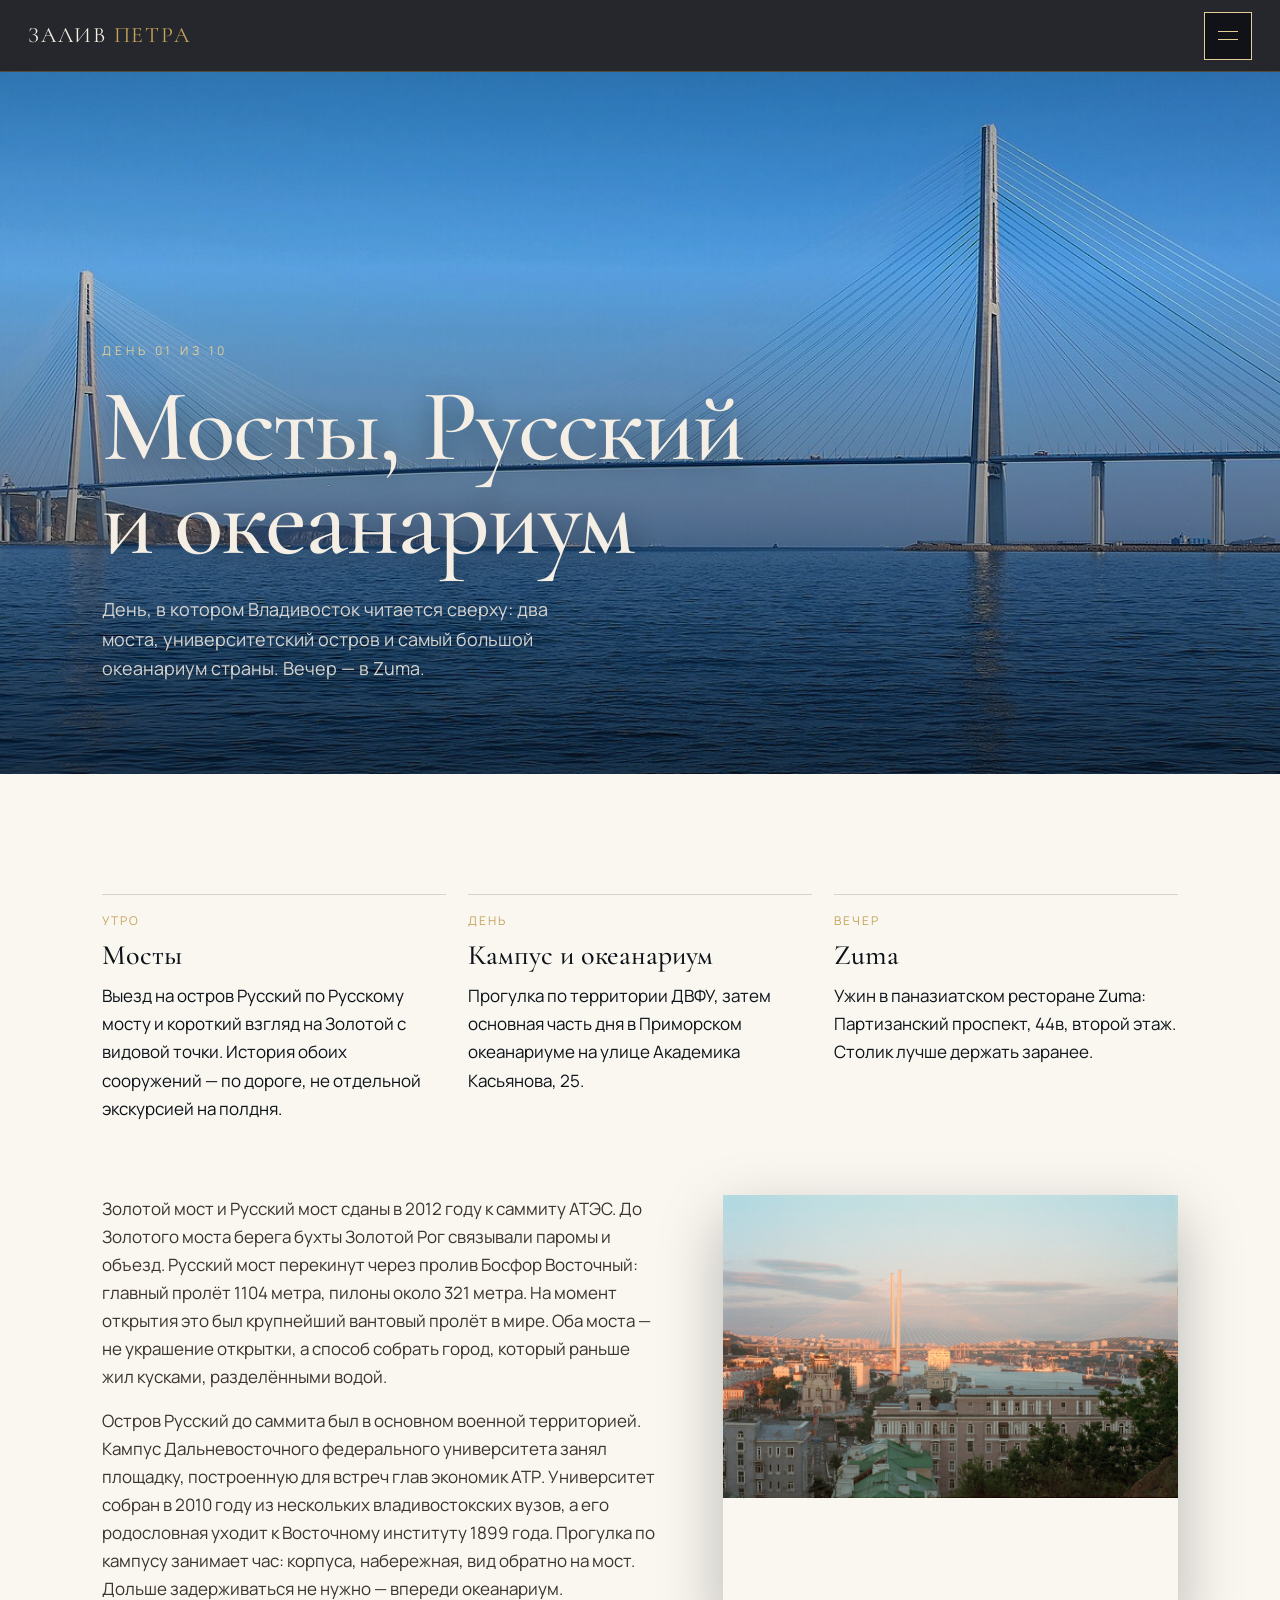
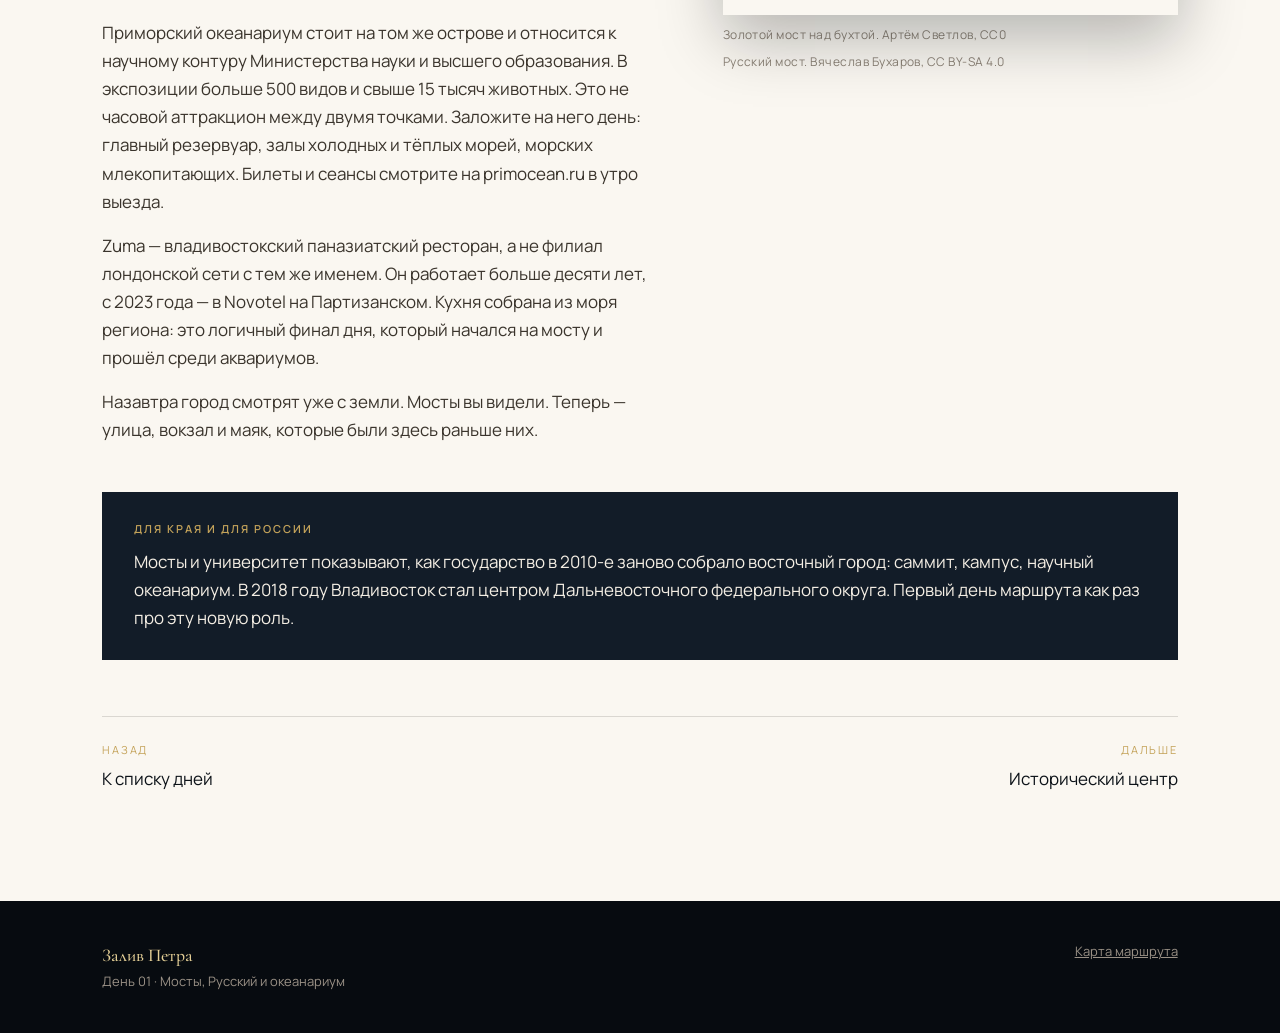
<file: day-01.html>
<!DOCTYPE html>
<html lang="ru">
<head>
  <meta charset="UTF-8" />
  <meta name="viewport" content="width=device-width, initial-scale=1" />
  <title>День 01. Мосты, Русский и океанариум — Залив Петра</title>
  <link rel="preconnect" href="https://fonts.googleapis.com" />
  <link rel="preconnect" href="https://fonts.gstatic.com" crossorigin />
  <link href="https://fonts.googleapis.com/css2?family=Cormorant+Garamond:ital,wght@0,500;0,600&family=Manrope:wght@400;500;600&display=swap" rel="stylesheet" />
  <link rel="stylesheet" href="css/style.css?v=8" />
</head>
<body>
  <header class="nav">
    <a class="brand" href="index.html">Залив <span>Петра</span></a>
    <button class="burger" id="burger" type="button" aria-label="Открыть меню" aria-expanded="false" aria-controls="overlay"><span></span><span></span></button>
  </header>
  <div class="overlay" id="overlay"><nav>

      <a href="index.html#map"><small>Карта</small>Весь маршрут</a>
      <a href="index.html#city"><small>Город</small>Владивосток и край</a>
      <a href="day-01.html"><small>День 01</small>Мосты и океанариум</a>
      <a href="day-02.html"><small>День 02</small>Исторический центр</a>
      <a href="day-03.html"><small>День 03</small>Остров Попова</a>
      <a href="day-04.html"><small>День 04</small>Форты Русского</a>
      <a href="day-05.html"><small>День 05</small>Рикорда и Мариинский</a>
      <a href="day-06.html"><small>День 06</small>Хасанский район</a>
      <a href="day-07.html"><small>День 07</small>Земля леопарда</a>
      <a href="day-08.html"><small>День 08</small>Сафари-парк</a>
      <a href="day-09.html"><small>День 09</small>Триозёрье</a>
      <a href="day-10.html"><small>День 10</small>Tigre de Cristal</a>
      <a href="index.html#sources"><small>Материалы</small>Источники</a>

  </nav></div>
  <section class="hero day-hero" style="background-image:url('img/bridge-wide.jpg')">
    <div class="hero-inner">
      <p class="kicker">День 01 из 10</p>
      <h1>Мосты, Русский и океанариум</h1>
      <p class="lead">День, в котором Владивосток читается сверху: два моста, университетский остров и самый большой океанариум страны. Вечер — в Zuma.</p>
    </div>
  </section>
  <main>
    <section class="section">
      <div class="wrap">
        <div class="rhythm"><article><time>Утро</time><h3>Мосты</h3><p>Выезд на остров Русский по Русскому мосту и короткий взгляд на Золотой с видовой точки. История обоих сооружений — по дороге, не отдельной экскурсией на полдня.</p></article>
<article><time>День</time><h3>Кампус и океанариум</h3><p>Прогулка по территории ДВФУ, затем основная часть дня в Приморском океанариуме на улице Академика Касьянова, 25.</p></article>
<article><time>Вечер</time><h3>Zuma</h3><p>Ужин в паназиатском ресторане Zuma: Партизанский проспект, 44в, второй этаж. Столик лучше держать заранее.</p></article></div>
        <div class="columns" style="margin-top:72px">
          <div class="prose"><p>Золотой мост и Русский мост сданы в 2012 году к саммиту АТЭС. До Золотого моста берега бухты Золотой Рог связывали паромы и объезд. Русский мост перекинут через пролив Босфор Восточный: главный пролёт 1104 метра, пилоны около 321 метра. На момент открытия это был крупнейший вантовый пролёт в мире. Оба моста — не украшение открытки, а способ собрать город, который раньше жил кусками, разделёнными водой.</p>
<p>Остров Русский до саммита был в основном военной территорией. Кампус Дальневосточного федерального университета занял площадку, построенную для встреч глав экономик АТР. Университет собран в 2010 году из нескольких владивостокских вузов, а его родословная уходит к Восточному институту 1899 года. Прогулка по кампусу занимает час: корпуса, набережная, вид обратно на мост. Дольше задерживаться не нужно — впереди океанариум.</p>
<p>Приморский океанариум стоит на том же острове и относится к научному контуру Министерства науки и высшего образования. В экспозиции больше 500 видов и свыше 15 тысяч животных. Это не часовой аттракцион между двумя точками. Заложите на него день: главный резервуар, залы холодных и тёплых морей, морских млекопитающих. Билеты и сеансы смотрите на primocean.ru в утро выезда.</p>
<p>Zuma — владивостокский паназиатский ресторан, а не филиал лондонской сети с тем же именем. Он работает больше десяти лет, с 2023 года — в Novotel на Партизанском. Кухня собрана из моря региона: это логичный финал дня, который начался на мосту и прошёл среди аквариумов.</p>
            <p>Назавтра город смотрят уже с земли. Мосты вы видели. Теперь — улица, вокзал и маяк, которые были здесь раньше них.</p>
          </div>
          <figure>
            <div class="photo-frame" style="min-height:420px"><img src="img/golden-bridge.jpg" alt="Золотой мост и собор" /></div>
            <figcaption class="caption">Золотой мост над бухтой. Артём Светлов, CC0</figcaption>
            <figcaption class="caption" style="margin-top:8px">Русский мост. Вячеслав Бухаров, CC BY-SA 4.0</figcaption>
          </figure>
        </div>
        <div class="why-block"><b>Для края и для России</b>Мосты и университет показывают, как государство в 2010-е заново собрало восточный город: саммит, кампус, научный океанариум. В 2018 году Владивосток стал центром Дальневосточного федерального округа. Первый день маршрута как раз про эту новую роль.</div>
        <nav class="pager"><a href="index.html#days"><small>Назад</small>К списку дней</a><a class="next" href="day-02.html"><small>Дальше</small>Исторический центр</a></nav>
      </div>
    </section>
  </main>
  <footer class="footer">
    <div><b>Залив Петра</b><br />День 01 · Мосты, Русский и океанариум</div>
    <div><a href="index.html#map">Карта маршрута</a></div>
  </footer>
  <script src="js/app.js?v=8"></script>
</body>
</html>
</file>
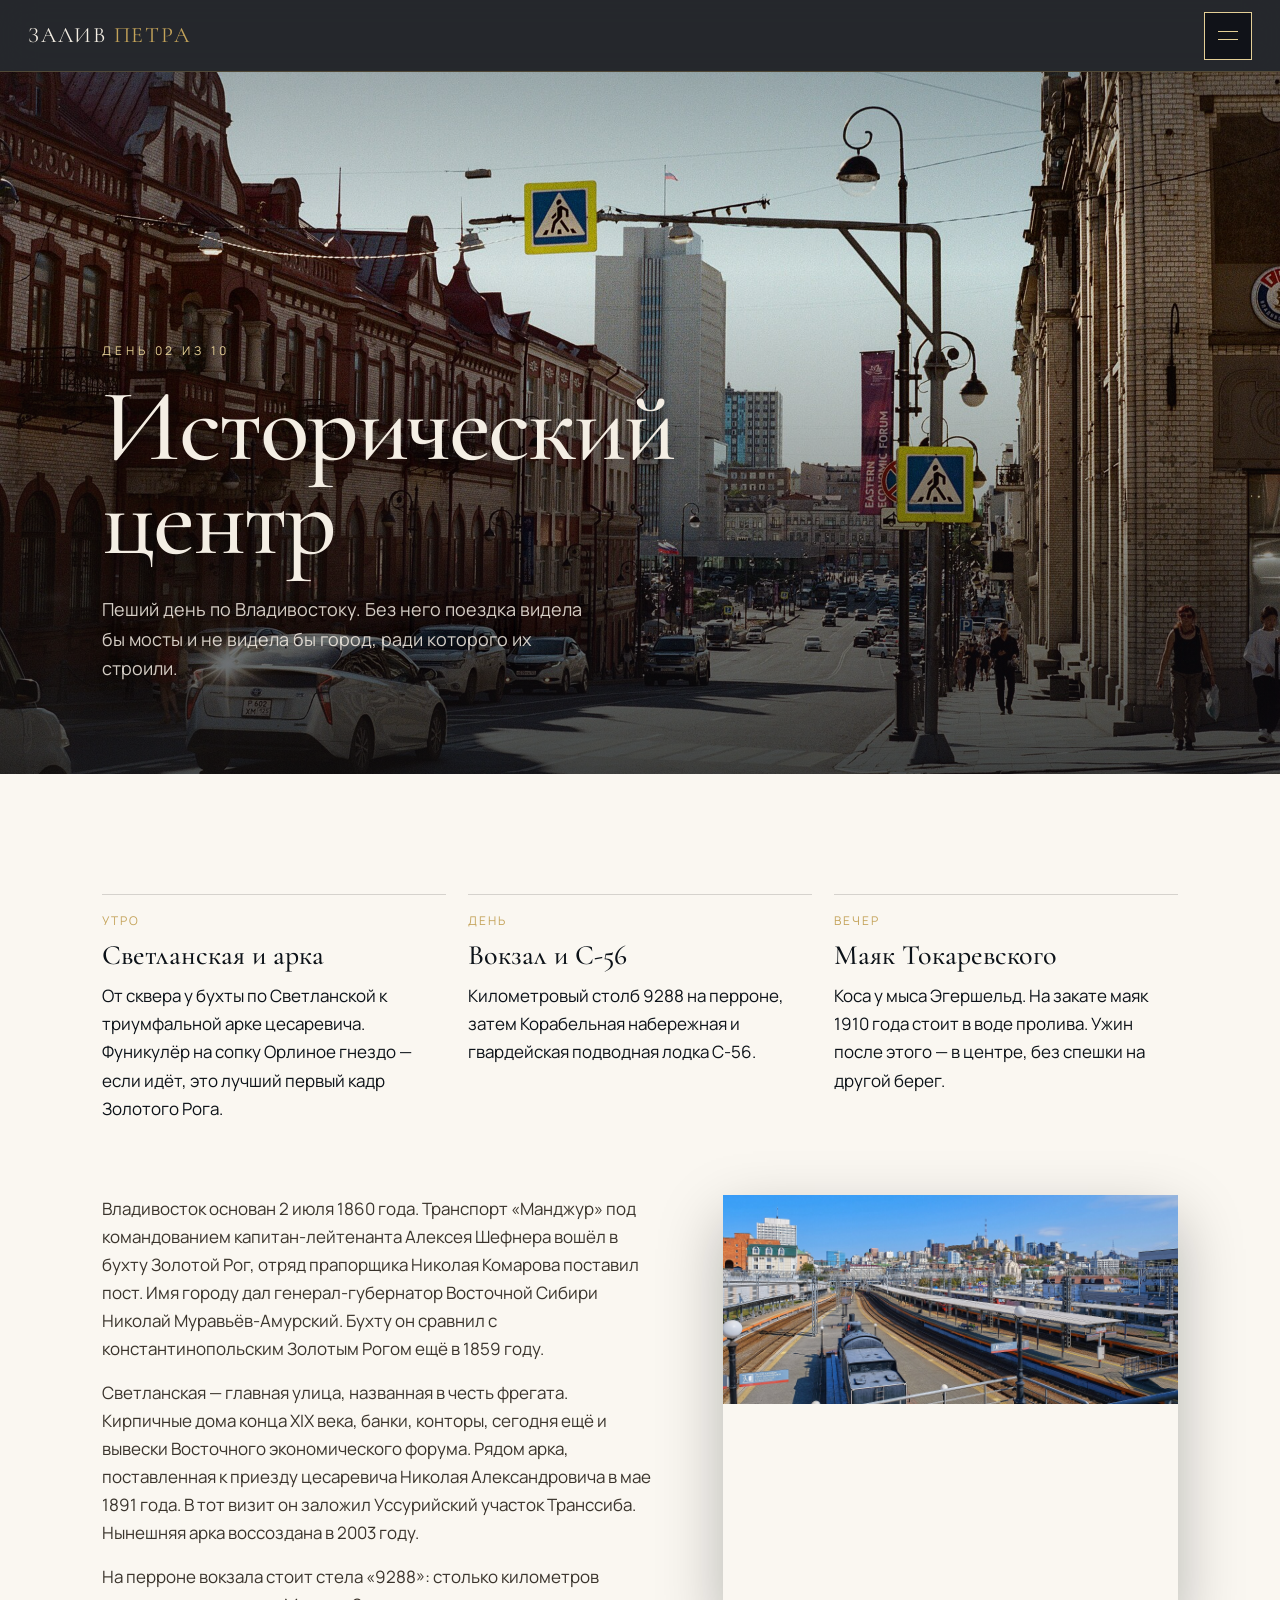
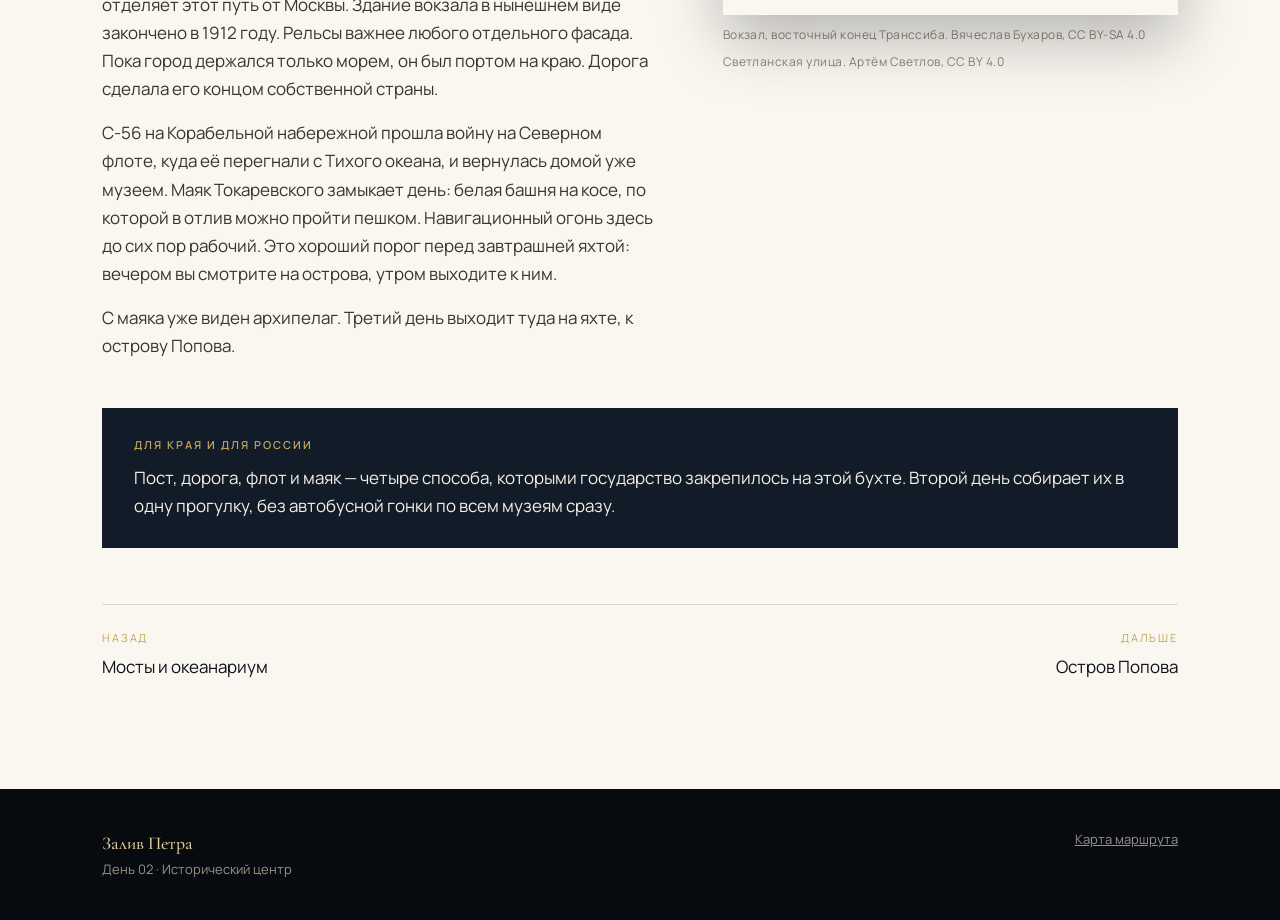
<file: day-02.html>
<!DOCTYPE html>
<html lang="ru">
<head>
  <meta charset="UTF-8" />
  <meta name="viewport" content="width=device-width, initial-scale=1" />
  <title>День 02. Исторический центр — Залив Петра</title>
  <link rel="preconnect" href="https://fonts.googleapis.com" />
  <link rel="preconnect" href="https://fonts.gstatic.com" crossorigin />
  <link href="https://fonts.googleapis.com/css2?family=Cormorant+Garamond:ital,wght@0,500;0,600&family=Manrope:wght@400;500;600&display=swap" rel="stylesheet" />
  <link rel="stylesheet" href="css/style.css?v=8" />
</head>
<body>
  <header class="nav">
    <a class="brand" href="index.html">Залив <span>Петра</span></a>
    <button class="burger" id="burger" type="button" aria-label="Открыть меню" aria-expanded="false" aria-controls="overlay"><span></span><span></span></button>
  </header>
  <div class="overlay" id="overlay"><nav>

      <a href="index.html#map"><small>Карта</small>Весь маршрут</a>
      <a href="index.html#city"><small>Город</small>Владивосток и край</a>
      <a href="day-01.html"><small>День 01</small>Мосты и океанариум</a>
      <a href="day-02.html"><small>День 02</small>Исторический центр</a>
      <a href="day-03.html"><small>День 03</small>Остров Попова</a>
      <a href="day-04.html"><small>День 04</small>Форты Русского</a>
      <a href="day-05.html"><small>День 05</small>Рикорда и Мариинский</a>
      <a href="day-06.html"><small>День 06</small>Хасанский район</a>
      <a href="day-07.html"><small>День 07</small>Земля леопарда</a>
      <a href="day-08.html"><small>День 08</small>Сафари-парк</a>
      <a href="day-09.html"><small>День 09</small>Триозёрье</a>
      <a href="day-10.html"><small>День 10</small>Tigre de Cristal</a>
      <a href="index.html#sources"><small>Материалы</small>Источники</a>

  </nav></div>
  <section class="hero day-hero" style="background-image:url('img/svetlanskaya.jpg')">
    <div class="hero-inner">
      <p class="kicker">День 02 из 10</p>
      <h1>Исторический центр</h1>
      <p class="lead">Пеший день по Владивостоку. Без него поездка видела бы мосты и не видела бы город, ради которого их строили.</p>
    </div>
  </section>
  <main>
    <section class="section">
      <div class="wrap">
        <div class="rhythm"><article><time>Утро</time><h3>Светланская и арка</h3><p>От сквера у бухты по Светланской к триумфальной арке цесаревича. Фуникулёр на сопку Орлиное гнездо — если идёт, это лучший первый кадр Золотого Рога.</p></article>
<article><time>День</time><h3>Вокзал и С-56</h3><p>Километровый столб 9288 на перроне, затем Корабельная набережная и гвардейская подводная лодка С-56.</p></article>
<article><time>Вечер</time><h3>Маяк Токаревского</h3><p>Коса у мыса Эгершельд. На закате маяк 1910 года стоит в воде пролива. Ужин после этого — в центре, без спешки на другой берег.</p></article></div>
        <div class="columns" style="margin-top:72px">
          <div class="prose"><p>Владивосток основан 2 июля 1860 года. Транспорт «Манджур» под командованием капитан-лейтенанта Алексея Шефнера вошёл в бухту Золотой Рог, отряд прапорщика Николая Комарова поставил пост. Имя городу дал генерал-губернатор Восточной Сибири Николай Муравьёв-Амурский. Бухту он сравнил с константинопольским Золотым Рогом ещё в 1859 году.</p>
<p>Светланская — главная улица, названная в честь фрегата. Кирпичные дома конца XIX века, банки, конторы, сегодня ещё и вывески Восточного экономического форума. Рядом арка, поставленная к приезду цесаревича Николая Александровича в мае 1891 года. В тот визит он заложил Уссурийский участок Транссиба. Нынешняя арка воссоздана в 2003 году.</p>
<p>На перроне вокзала стоит стела «9288»: столько километров отделяет этот путь от Москвы. Здание вокзала в нынешнем виде закончено в 1912 году. Рельсы важнее любого отдельного фасада. Пока город держался только морем, он был портом на краю. Дорога сделала его концом собственной страны.</p>
<p>С-56 на Корабельной набережной прошла войну на Северном флоте, куда её перегнали с Тихого океана, и вернулась домой уже музеем. Маяк Токаревского замыкает день: белая башня на косе, по которой в отлив можно пройти пешком. Навигационный огонь здесь до сих пор рабочий. Это хороший порог перед завтрашней яхтой: вечером вы смотрите на острова, утром выходите к ним.</p>
            <p>С маяка уже виден архипелаг. Третий день выходит туда на яхте, к острову Попова.</p>
          </div>
          <figure>
            <div class="photo-frame" style="min-height:420px"><img src="img/station.jpg" alt="Перрон владивостокского вокзала" /></div>
            <figcaption class="caption">Вокзал, восточный конец Транссиба. Вячеслав Бухаров, CC BY-SA 4.0</figcaption>
            <figcaption class="caption" style="margin-top:8px">Светланская улица. Артём Светлов, CC BY 4.0</figcaption>
          </figure>
        </div>
        <div class="why-block"><b>Для края и для России</b>Пост, дорога, флот и маяк — четыре способа, которыми государство закрепилось на этой бухте. Второй день собирает их в одну прогулку, без автобусной гонки по всем музеям сразу.</div>
        <nav class="pager"><a href="day-01.html"><small>Назад</small>Мосты и океанариум</a><a class="next" href="day-03.html"><small>Дальше</small>Остров Попова</a></nav>
      </div>
    </section>
  </main>
  <footer class="footer">
    <div><b>Залив Петра</b><br />День 02 · Исторический центр</div>
    <div><a href="index.html#map">Карта маршрута</a></div>
  </footer>
  <script src="js/app.js?v=8"></script>
</body>
</html>
</file>
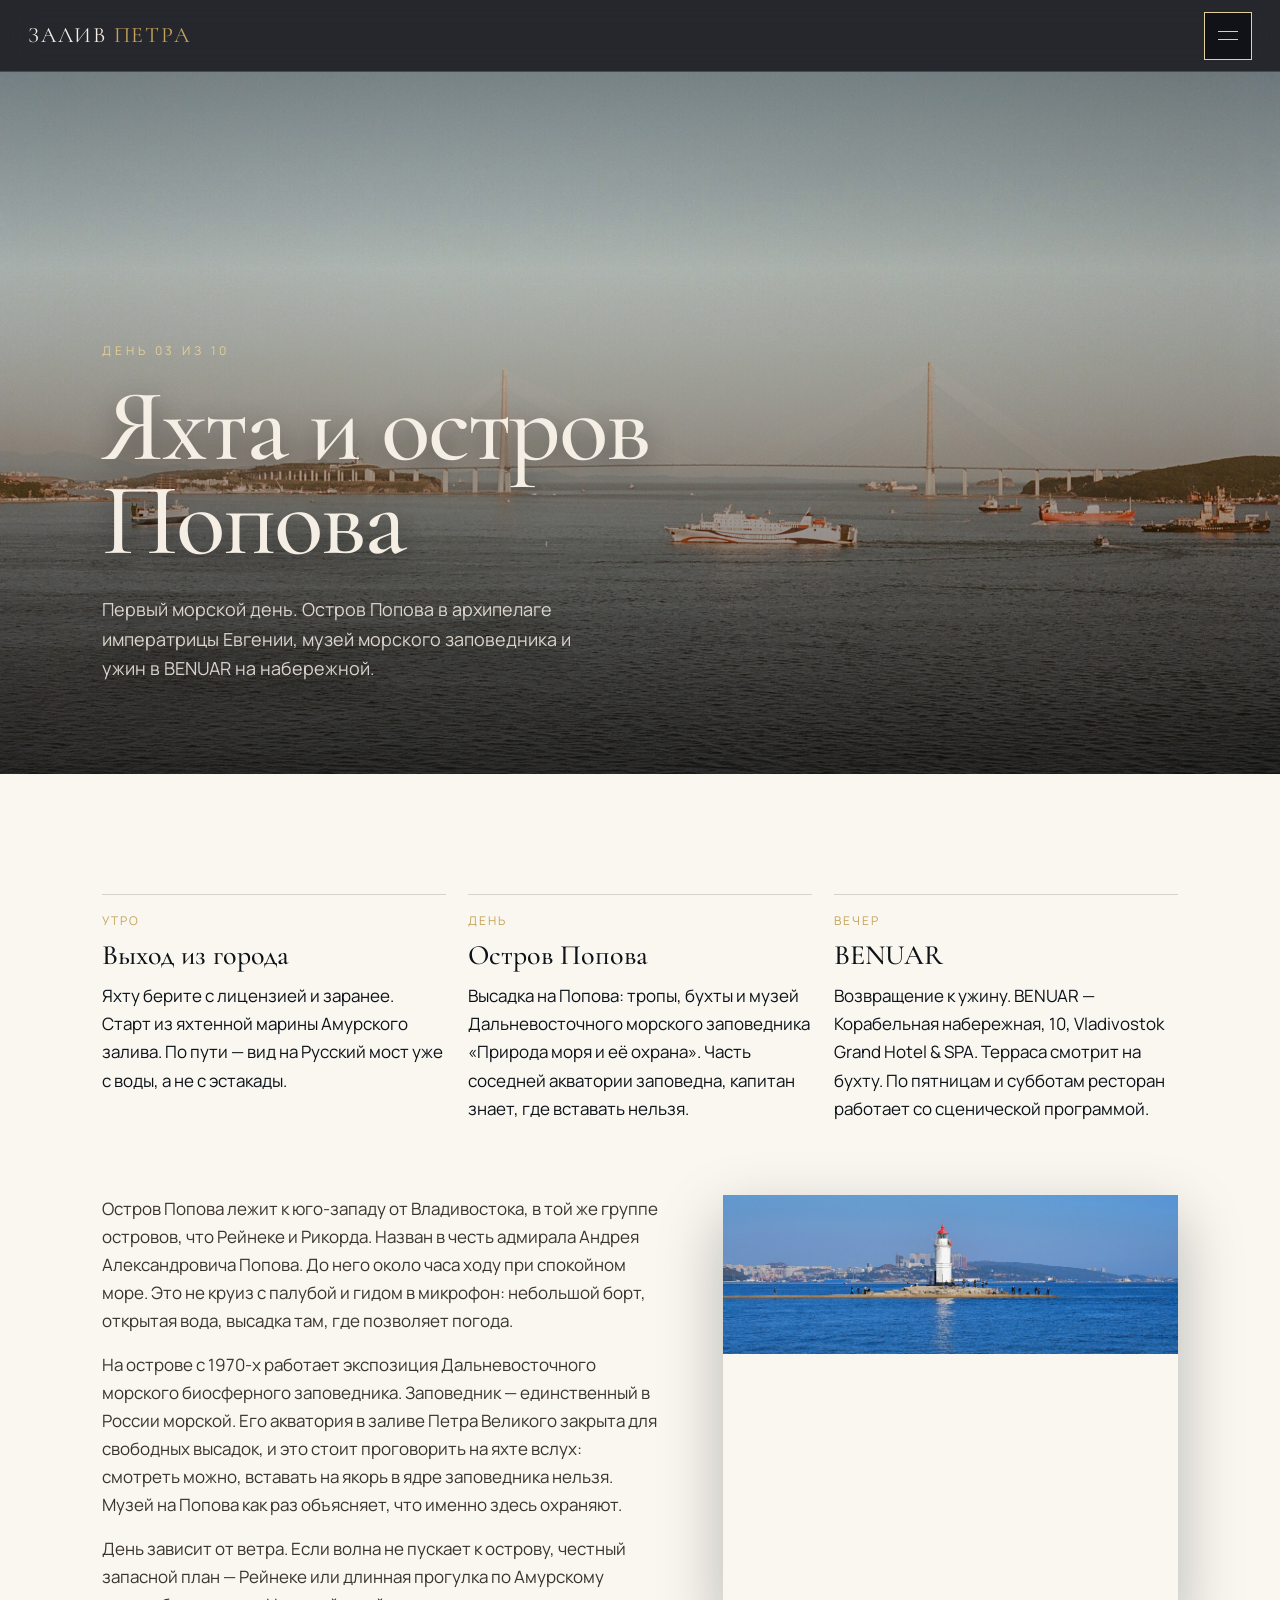
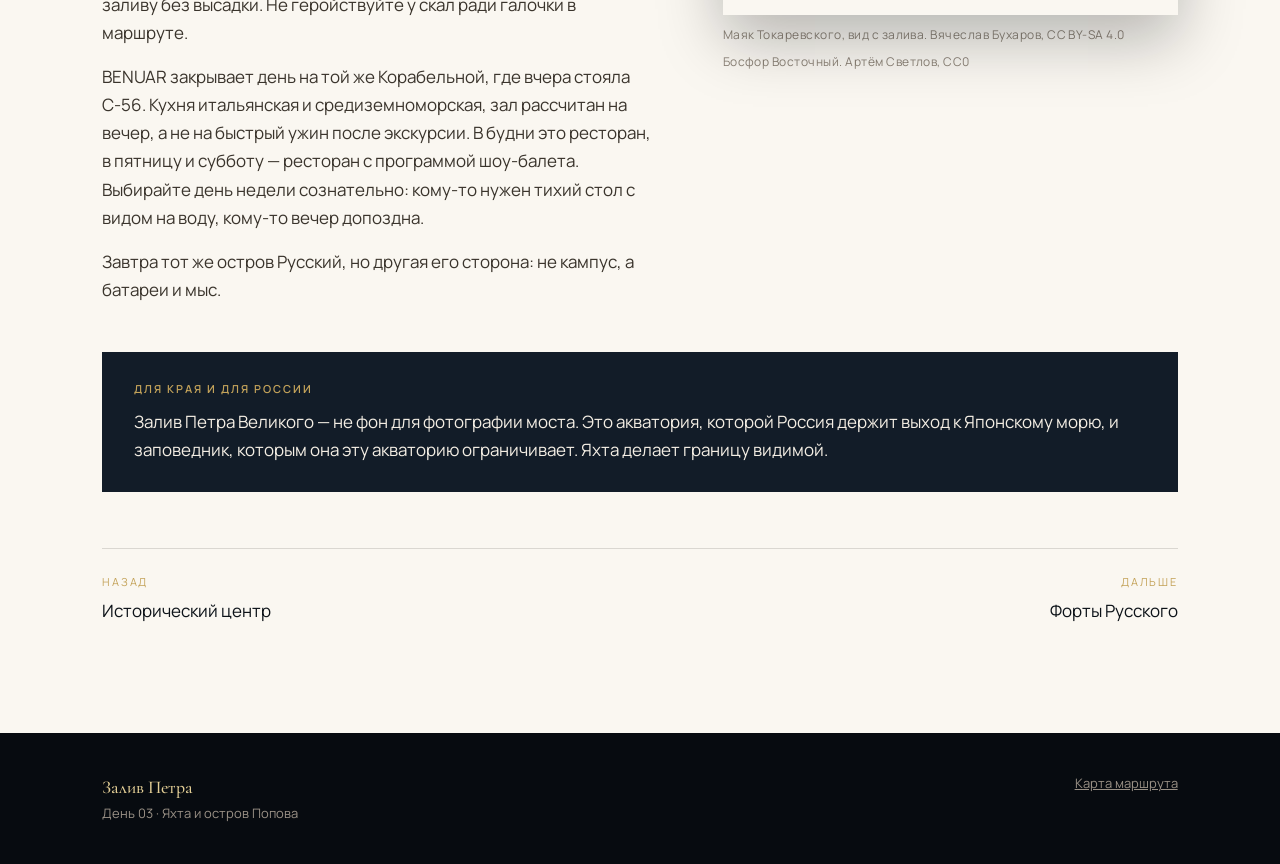
<file: day-03.html>
<!DOCTYPE html>
<html lang="ru">
<head>
  <meta charset="UTF-8" />
  <meta name="viewport" content="width=device-width, initial-scale=1" />
  <title>День 03. Яхта и остров Попова — Залив Петра</title>
  <link rel="preconnect" href="https://fonts.googleapis.com" />
  <link rel="preconnect" href="https://fonts.gstatic.com" crossorigin />
  <link href="https://fonts.googleapis.com/css2?family=Cormorant+Garamond:ital,wght@0,500;0,600&family=Manrope:wght@400;500;600&display=swap" rel="stylesheet" />
  <link rel="stylesheet" href="css/style.css?v=8" />
</head>
<body>
  <header class="nav">
    <a class="brand" href="index.html">Залив <span>Петра</span></a>
    <button class="burger" id="burger" type="button" aria-label="Открыть меню" aria-expanded="false" aria-controls="overlay"><span></span><span></span></button>
  </header>
  <div class="overlay" id="overlay"><nav>

      <a href="index.html#map"><small>Карта</small>Весь маршрут</a>
      <a href="index.html#city"><small>Город</small>Владивосток и край</a>
      <a href="day-01.html"><small>День 01</small>Мосты и океанариум</a>
      <a href="day-02.html"><small>День 02</small>Исторический центр</a>
      <a href="day-03.html"><small>День 03</small>Остров Попова</a>
      <a href="day-04.html"><small>День 04</small>Форты Русского</a>
      <a href="day-05.html"><small>День 05</small>Рикорда и Мариинский</a>
      <a href="day-06.html"><small>День 06</small>Хасанский район</a>
      <a href="day-07.html"><small>День 07</small>Земля леопарда</a>
      <a href="day-08.html"><small>День 08</small>Сафари-парк</a>
      <a href="day-09.html"><small>День 09</small>Триозёрье</a>
      <a href="day-10.html"><small>День 10</small>Tigre de Cristal</a>
      <a href="index.html#sources"><small>Материалы</small>Источники</a>

  </nav></div>
  <section class="hero day-hero" style="background-image:url('img/bridge.jpg')">
    <div class="hero-inner">
      <p class="kicker">День 03 из 10</p>
      <h1>Яхта и остров Попова</h1>
      <p class="lead">Первый морской день. Остров Попова в архипелаге императрицы Евгении, музей морского заповедника и ужин в BENUAR на набережной.</p>
    </div>
  </section>
  <main>
    <section class="section">
      <div class="wrap">
        <div class="rhythm"><article><time>Утро</time><h3>Выход из города</h3><p>Яхту берите с лицензией и заранее. Старт из яхтенной марины Амурского залива. По пути — вид на Русский мост уже с воды, а не с эстакады.</p></article>
<article><time>День</time><h3>Остров Попова</h3><p>Высадка на Попова: тропы, бухты и музей Дальневосточного морского заповедника «Природа моря и её охрана». Часть соседней акватории заповедна, капитан знает, где вставать нельзя.</p></article>
<article><time>Вечер</time><h3>BENUAR</h3><p>Возвращение к ужину. BENUAR — Корабельная набережная, 10, Vladivostok Grand Hotel &amp; SPA. Терраса смотрит на бухту. По пятницам и субботам ресторан работает со сценической программой.</p></article></div>
        <div class="columns" style="margin-top:72px">
          <div class="prose"><p>Остров Попова лежит к юго-западу от Владивостока, в той же группе островов, что Рейнеке и Рикорда. Назван в честь адмирала Андрея Александровича Попова. До него около часа ходу при спокойном море. Это не круиз с палубой и гидом в микрофон: небольшой борт, открытая вода, высадка там, где позволяет погода.</p>
<p>На острове с 1970-х работает экспозиция Дальневосточного морского биосферного заповедника. Заповедник — единственный в России морской. Его акватория в заливе Петра Великого закрыта для свободных высадок, и это стоит проговорить на яхте вслух: смотреть можно, вставать на якорь в ядре заповедника нельзя. Музей на Попова как раз объясняет, что именно здесь охраняют.</p>
<p>День зависит от ветра. Если волна не пускает к острову, честный запасной план — Рейнеке или длинная прогулка по Амурскому заливу без высадки. Не геройствуйте у скал ради галочки в маршруте.</p>
<p>BENUAR закрывает день на той же Корабельной, где вчера стояла С-56. Кухня итальянская и средиземноморская, зал рассчитан на вечер, а не на быстрый ужин после экскурсии. В будни это ресторан, в пятницу и субботу — ресторан с программой шоу-балета. Выбирайте день недели сознательно: кому-то нужен тихий стол с видом на воду, кому-то вечер допоздна.</p>
            <p>Завтра тот же остров Русский, но другая его сторона: не кампус, а батареи и мыс.</p>
          </div>
          <figure>
            <div class="photo-frame" style="min-height:420px"><img src="img/lighthouse-wide.jpg" alt="Маяк Токаревского с воды" /></div>
            <figcaption class="caption">Маяк Токаревского, вид с залива. Вячеслав Бухаров, CC BY-SA 4.0</figcaption>
            <figcaption class="caption" style="margin-top:8px">Босфор Восточный. Артём Светлов, CC0</figcaption>
          </figure>
        </div>
        <div class="why-block"><b>Для края и для России</b>Залив Петра Великого — не фон для фотографии моста. Это акватория, которой Россия держит выход к Японскому морю, и заповедник, которым она эту акваторию ограничивает. Яхта делает границу видимой.</div>
        <nav class="pager"><a href="day-02.html"><small>Назад</small>Исторический центр</a><a class="next" href="day-04.html"><small>Дальше</small>Форты Русского</a></nav>
      </div>
    </section>
  </main>
  <footer class="footer">
    <div><b>Залив Петра</b><br />День 03 · Яхта и остров Попова</div>
    <div><a href="index.html#map">Карта маршрута</a></div>
  </footer>
  <script src="js/app.js?v=8"></script>
</body>
</html>
</file>
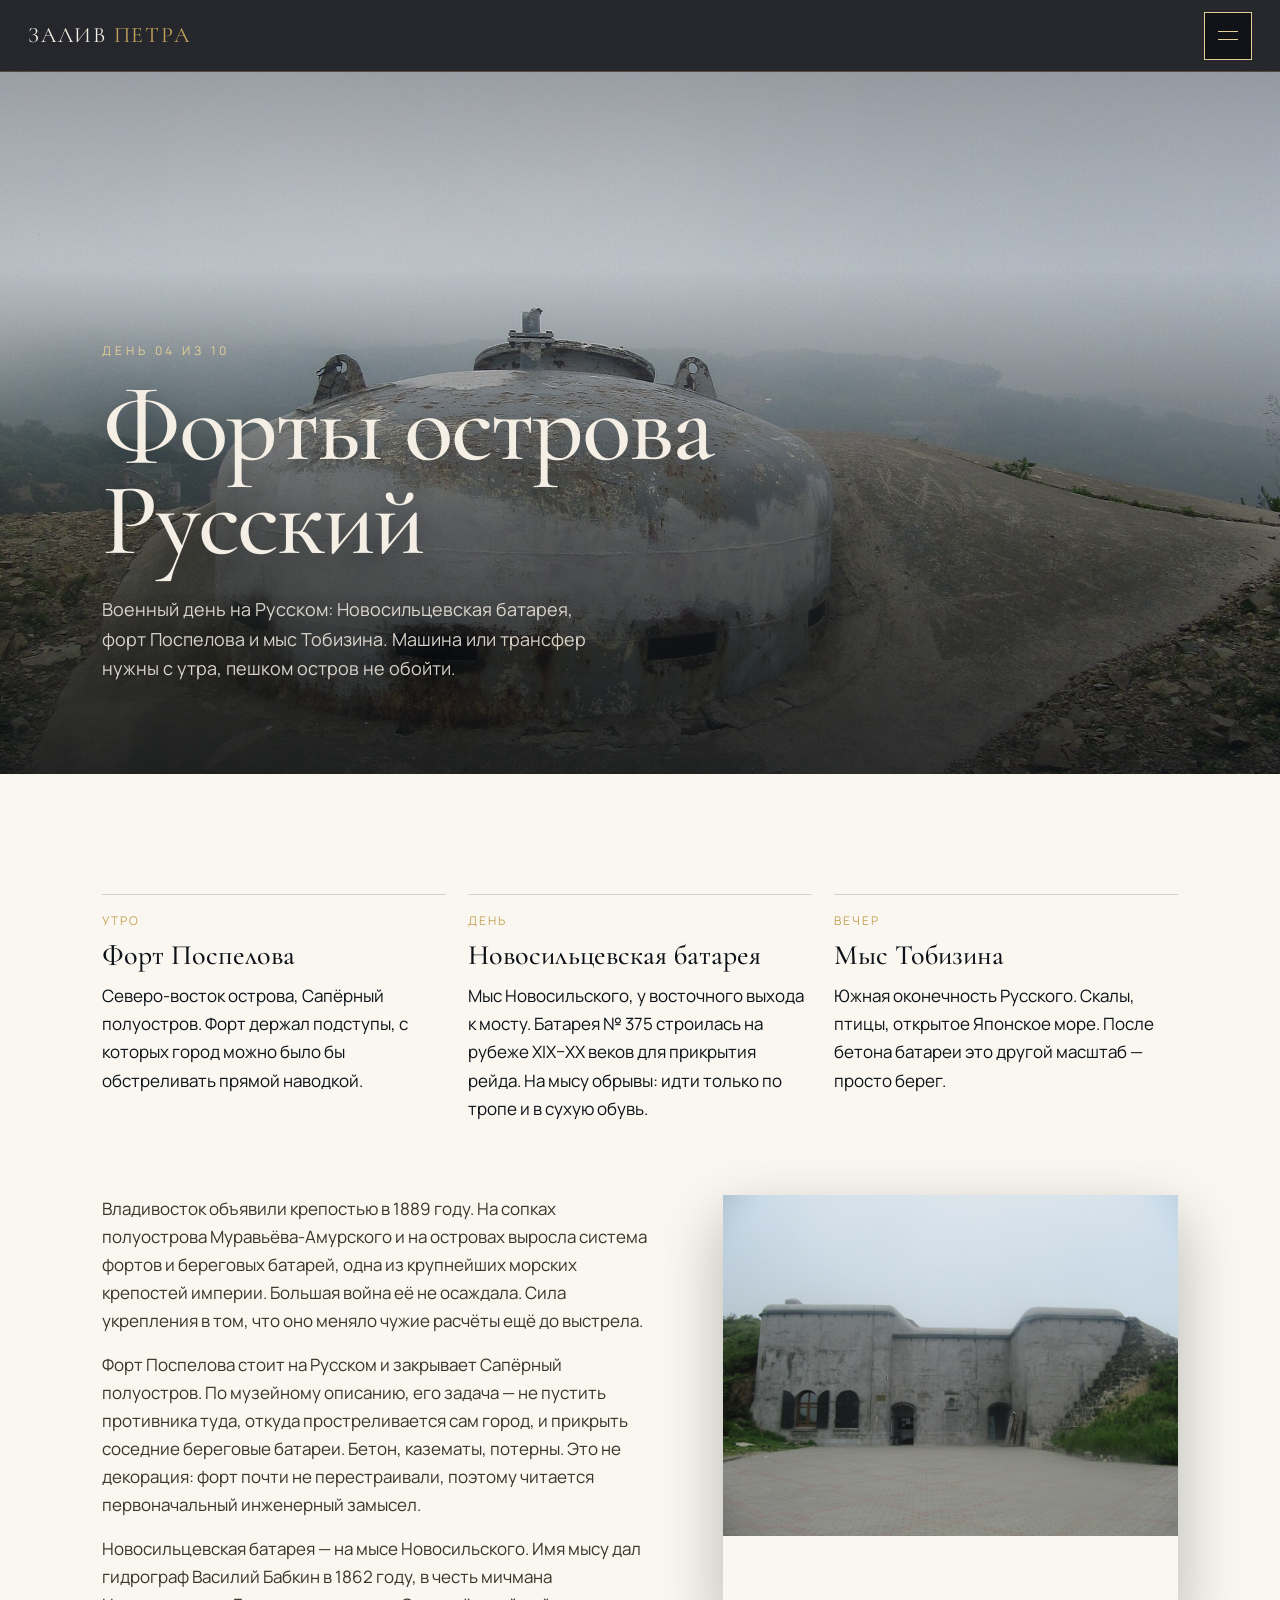
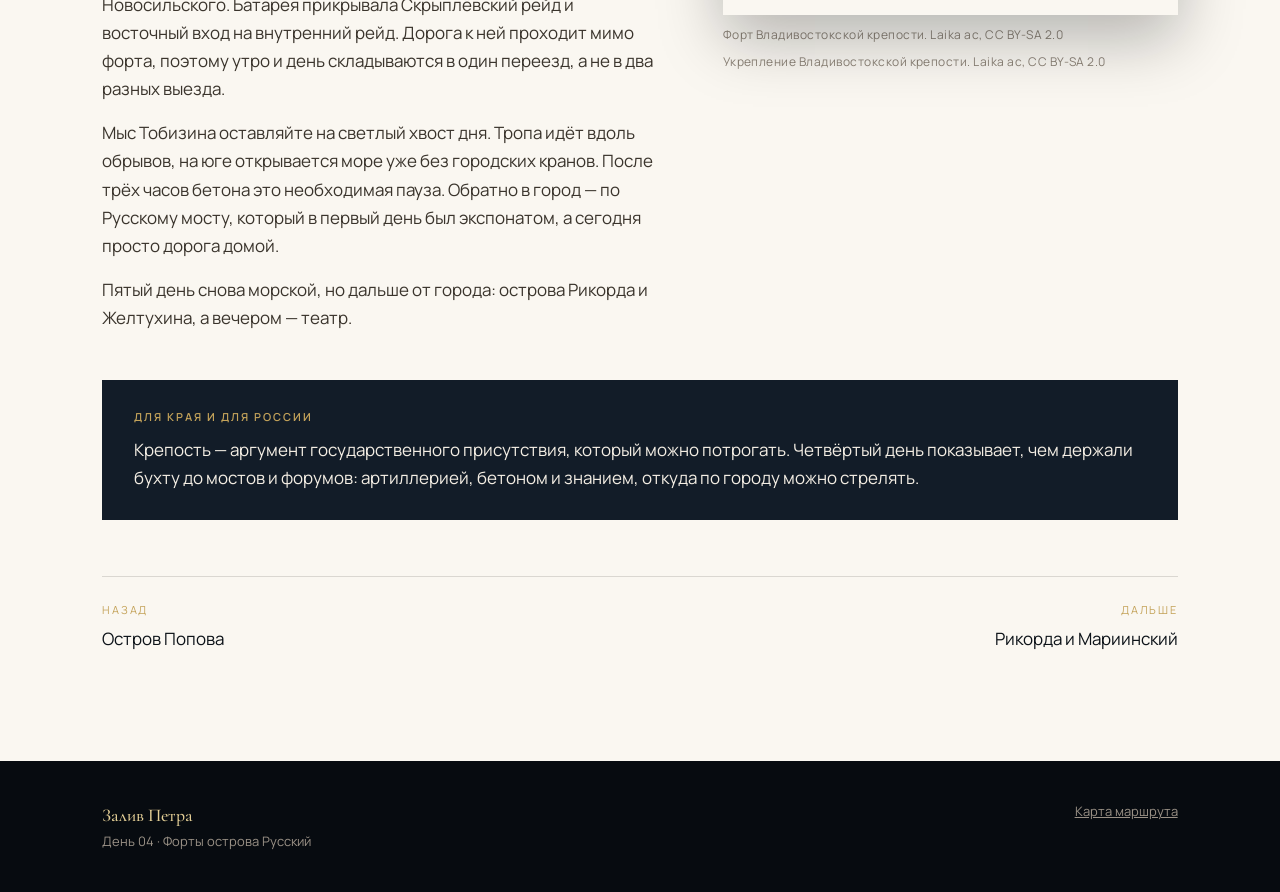
<file: day-04.html>
<!DOCTYPE html>
<html lang="ru">
<head>
  <meta charset="UTF-8" />
  <meta name="viewport" content="width=device-width, initial-scale=1" />
  <title>День 04. Форты острова Русский — Залив Петра</title>
  <link rel="preconnect" href="https://fonts.googleapis.com" />
  <link rel="preconnect" href="https://fonts.gstatic.com" crossorigin />
  <link href="https://fonts.googleapis.com/css2?family=Cormorant+Garamond:ital,wght@0,500;0,600&family=Manrope:wght@400;500;600&display=swap" rel="stylesheet" />
  <link rel="stylesheet" href="css/style.css?v=8" />
</head>
<body>
  <header class="nav">
    <a class="brand" href="index.html">Залив <span>Петра</span></a>
    <button class="burger" id="burger" type="button" aria-label="Открыть меню" aria-expanded="false" aria-controls="overlay"><span></span><span></span></button>
  </header>
  <div class="overlay" id="overlay"><nav>

      <a href="index.html#map"><small>Карта</small>Весь маршрут</a>
      <a href="index.html#city"><small>Город</small>Владивосток и край</a>
      <a href="day-01.html"><small>День 01</small>Мосты и океанариум</a>
      <a href="day-02.html"><small>День 02</small>Исторический центр</a>
      <a href="day-03.html"><small>День 03</small>Остров Попова</a>
      <a href="day-04.html"><small>День 04</small>Форты Русского</a>
      <a href="day-05.html"><small>День 05</small>Рикорда и Мариинский</a>
      <a href="day-06.html"><small>День 06</small>Хасанский район</a>
      <a href="day-07.html"><small>День 07</small>Земля леопарда</a>
      <a href="day-08.html"><small>День 08</small>Сафари-парк</a>
      <a href="day-09.html"><small>День 09</small>Триозёрье</a>
      <a href="day-10.html"><small>День 10</small>Tigre de Cristal</a>
      <a href="index.html#sources"><small>Материалы</small>Источники</a>

  </nav></div>
  <section class="hero day-hero" style="background-image:url('img/fort-2.jpg')">
    <div class="hero-inner">
      <p class="kicker">День 04 из 10</p>
      <h1>Форты острова Русский</h1>
      <p class="lead">Военный день на Русском: Новосильцевская батарея, форт Поспелова и мыс Тобизина. Машина или трансфер нужны с утра, пешком остров не обойти.</p>
    </div>
  </section>
  <main>
    <section class="section">
      <div class="wrap">
        <div class="rhythm"><article><time>Утро</time><h3>Форт Поспелова</h3><p>Северо-восток острова, Сапёрный полуостров. Форт держал подступы, с которых город можно было бы обстреливать прямой наводкой.</p></article>
<article><time>День</time><h3>Новосильцевская батарея</h3><p>Мыс Новосильского, у восточного выхода к мосту. Батарея № 375 строилась на рубеже XIX–XX веков для прикрытия рейда. На мысу обрывы: идти только по тропе и в сухую обувь.</p></article>
<article><time>Вечер</time><h3>Мыс Тобизина</h3><p>Южная оконечность Русского. Скалы, птицы, открытое Японское море. После бетона батареи это другой масштаб — просто берег.</p></article></div>
        <div class="columns" style="margin-top:72px">
          <div class="prose"><p>Владивосток объявили крепостью в 1889 году. На сопках полуострова Муравьёва-Амурского и на островах выросла система фортов и береговых батарей, одна из крупнейших морских крепостей империи. Большая война её не осаждала. Сила укрепления в том, что оно меняло чужие расчёты ещё до выстрела.</p>
<p>Форт Поспелова стоит на Русском и закрывает Сапёрный полуостров. По музейному описанию, его задача — не пустить противника туда, откуда простреливается сам город, и прикрыть соседние береговые батареи. Бетон, казематы, потерны. Это не декорация: форт почти не перестраивали, поэтому читается первоначальный инженерный замысел.</p>
<p>Новосильцевская батарея — на мысе Новосильского. Имя мысу дал гидрограф Василий Бабкин в 1862 году, в честь мичмана Новосильского. Батарея прикрывала Скрыплёвский рейд и восточный вход на внутренний рейд. Дорога к ней проходит мимо форта, поэтому утро и день складываются в один переезд, а не в два разных выезда.</p>
<p>Мыс Тобизина оставляйте на светлый хвост дня. Тропа идёт вдоль обрывов, на юге открывается море уже без городских кранов. После трёх часов бетона это необходимая пауза. Обратно в город — по Русскому мосту, который в первый день был экспонатом, а сегодня просто дорога домой.</p>
            <p>Пятый день снова морской, но дальше от города: острова Рикорда и Желтухина, а вечером — театр.</p>
          </div>
          <figure>
            <div class="photo-frame" style="min-height:420px"><img src="img/fort.jpg" alt="Каземат форта" /></div>
            <figcaption class="caption">Форт Владивостокской крепости. Laika ac, CC BY-SA 2.0</figcaption>
            <figcaption class="caption" style="margin-top:8px">Укрепление Владивостокской крепости. Laika ac, CC BY-SA 2.0</figcaption>
          </figure>
        </div>
        <div class="why-block"><b>Для края и для России</b>Крепость — аргумент государственного присутствия, который можно потрогать. Четвёртый день показывает, чем держали бухту до мостов и форумов: артиллерией, бетоном и знанием, откуда по городу можно стрелять.</div>
        <nav class="pager"><a href="day-03.html"><small>Назад</small>Остров Попова</a><a class="next" href="day-05.html"><small>Дальше</small>Рикорда и Мариинский</a></nav>
      </div>
    </section>
  </main>
  <footer class="footer">
    <div><b>Залив Петра</b><br />День 04 · Форты острова Русский</div>
    <div><a href="index.html#map">Карта маршрута</a></div>
  </footer>
  <script src="js/app.js?v=8"></script>
</body>
</html>
</file>
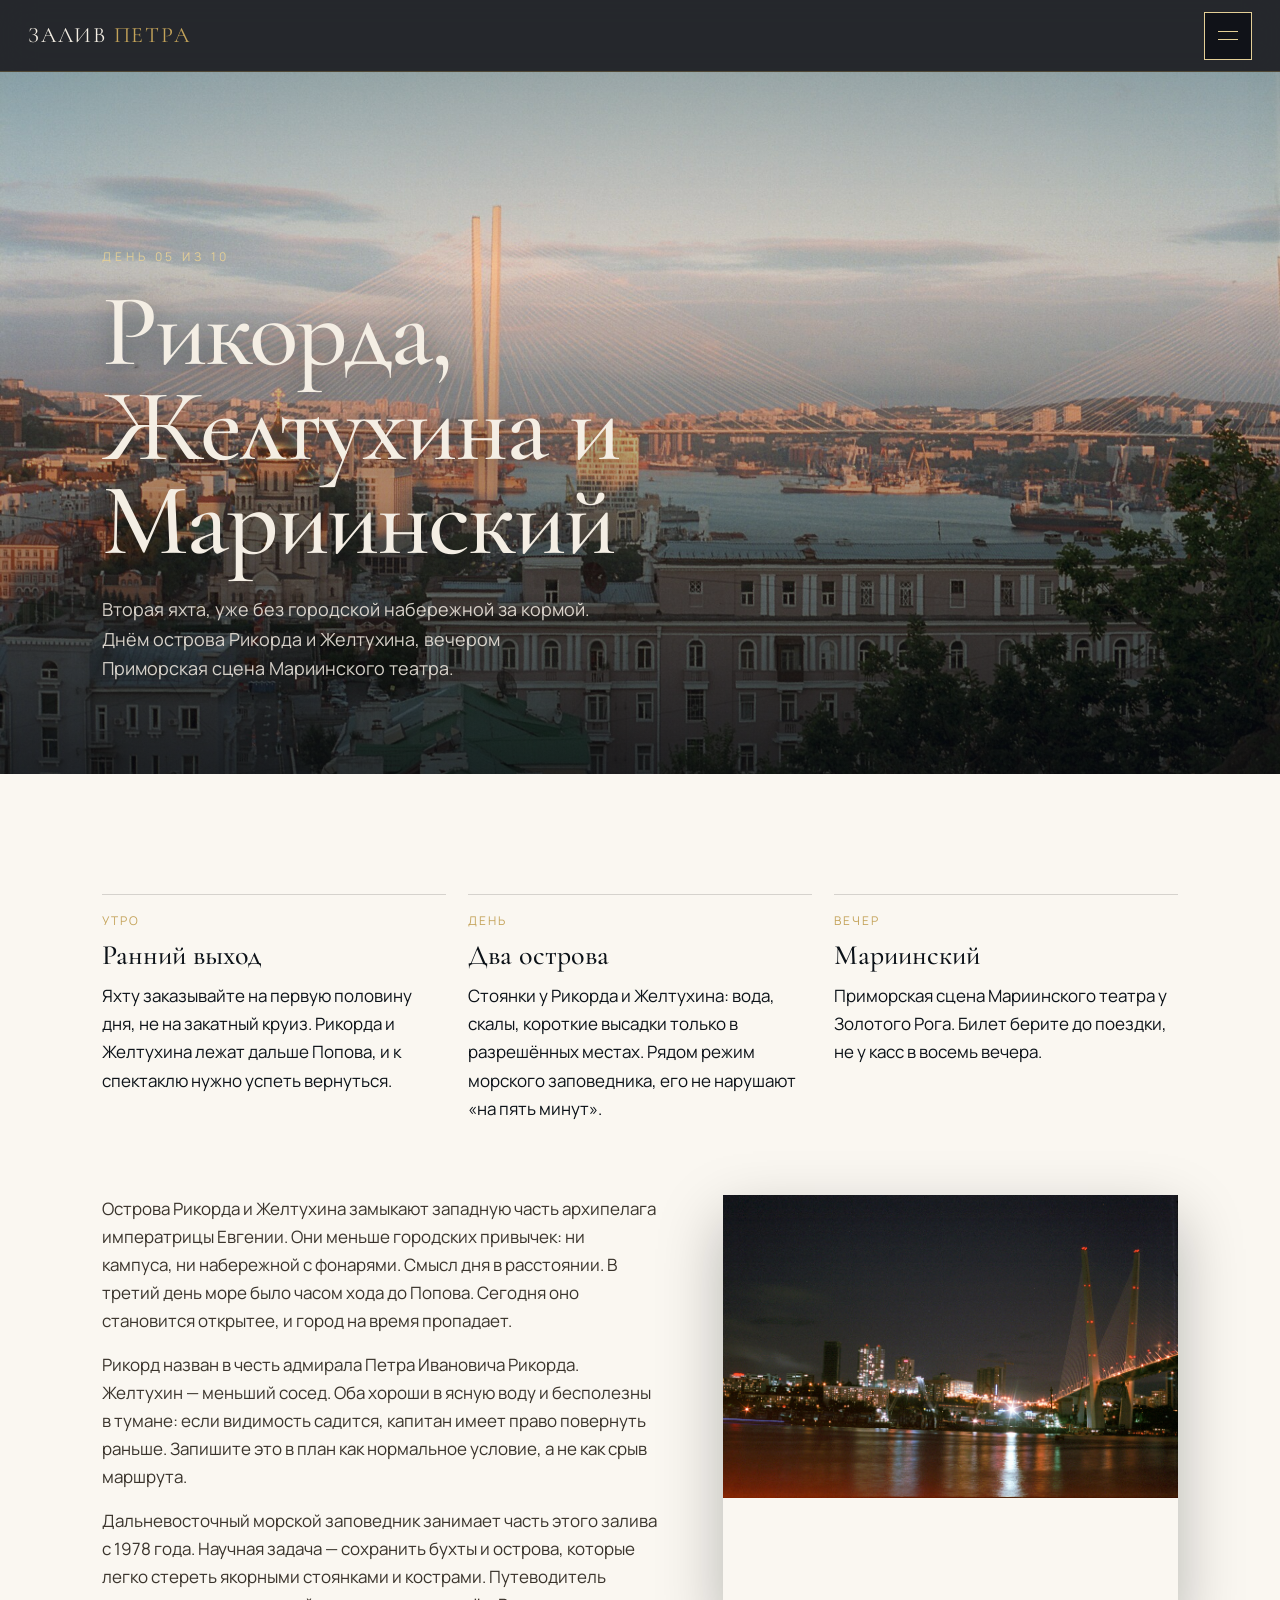
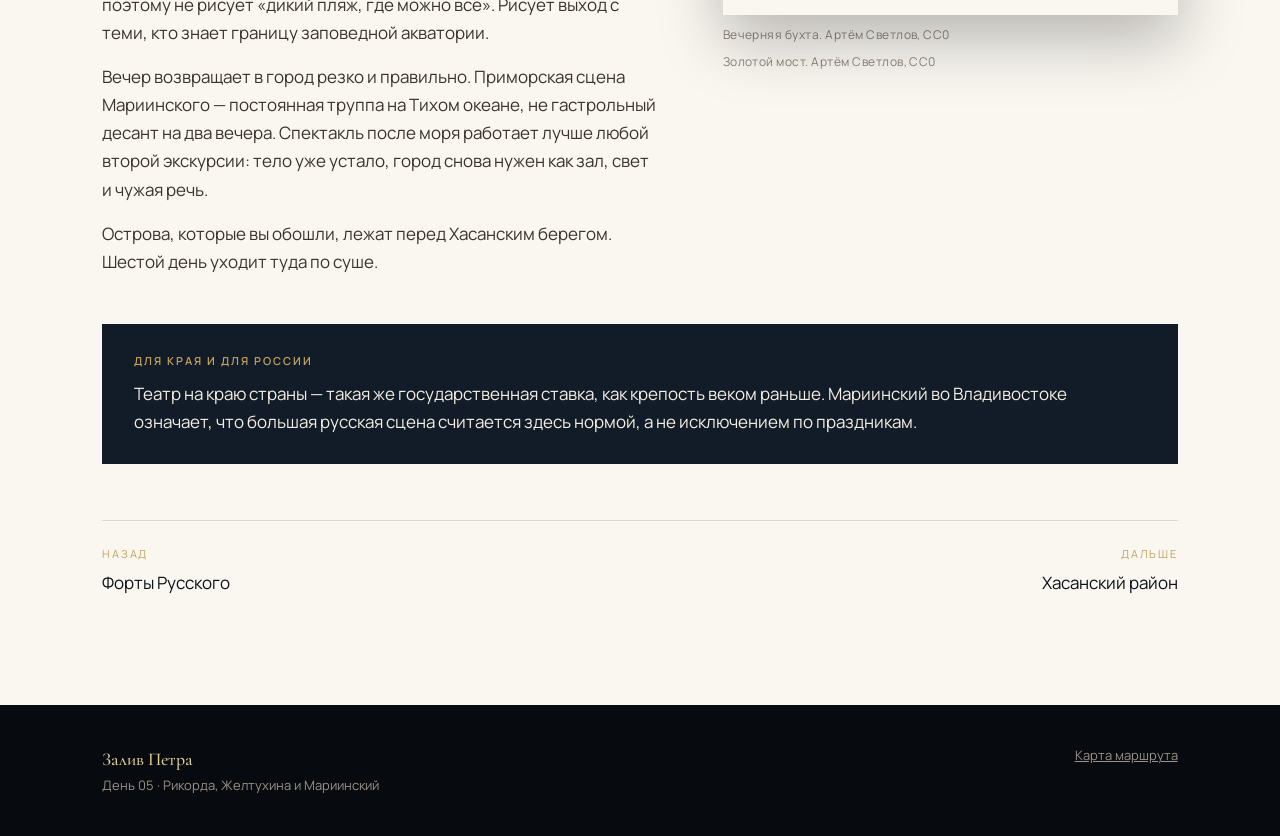
<file: day-05.html>
<!DOCTYPE html>
<html lang="ru">
<head>
  <meta charset="UTF-8" />
  <meta name="viewport" content="width=device-width, initial-scale=1" />
  <title>День 05. Рикорда, Желтухина и Мариинский — Залив Петра</title>
  <link rel="preconnect" href="https://fonts.googleapis.com" />
  <link rel="preconnect" href="https://fonts.gstatic.com" crossorigin />
  <link href="https://fonts.googleapis.com/css2?family=Cormorant+Garamond:ital,wght@0,500;0,600&family=Manrope:wght@400;500;600&display=swap" rel="stylesheet" />
  <link rel="stylesheet" href="css/style.css?v=8" />
</head>
<body>
  <header class="nav">
    <a class="brand" href="index.html">Залив <span>Петра</span></a>
    <button class="burger" id="burger" type="button" aria-label="Открыть меню" aria-expanded="false" aria-controls="overlay"><span></span><span></span></button>
  </header>
  <div class="overlay" id="overlay"><nav>

      <a href="index.html#map"><small>Карта</small>Весь маршрут</a>
      <a href="index.html#city"><small>Город</small>Владивосток и край</a>
      <a href="day-01.html"><small>День 01</small>Мосты и океанариум</a>
      <a href="day-02.html"><small>День 02</small>Исторический центр</a>
      <a href="day-03.html"><small>День 03</small>Остров Попова</a>
      <a href="day-04.html"><small>День 04</small>Форты Русского</a>
      <a href="day-05.html"><small>День 05</small>Рикорда и Мариинский</a>
      <a href="day-06.html"><small>День 06</small>Хасанский район</a>
      <a href="day-07.html"><small>День 07</small>Земля леопарда</a>
      <a href="day-08.html"><small>День 08</small>Сафари-парк</a>
      <a href="day-09.html"><small>День 09</small>Триозёрье</a>
      <a href="day-10.html"><small>День 10</small>Tigre de Cristal</a>
      <a href="index.html#sources"><small>Материалы</small>Источники</a>

  </nav></div>
  <section class="hero day-hero" style="background-image:url('img/golden-bridge.jpg')">
    <div class="hero-inner">
      <p class="kicker">День 05 из 10</p>
      <h1>Рикорда, Желтухина и Мариинский</h1>
      <p class="lead">Вторая яхта, уже без городской набережной за кормой. Днём острова Рикорда и Желтухина, вечером Приморская сцена Мариинского театра.</p>
    </div>
  </section>
  <main>
    <section class="section">
      <div class="wrap">
        <div class="rhythm"><article><time>Утро</time><h3>Ранний выход</h3><p>Яхту заказывайте на первую половину дня, не на закатный круиз. Рикорда и Желтухина лежат дальше Попова, и к спектаклю нужно успеть вернуться.</p></article>
<article><time>День</time><h3>Два острова</h3><p>Стоянки у Рикорда и Желтухина: вода, скалы, короткие высадки только в разрешённых местах. Рядом режим морского заповедника, его не нарушают «на пять минут».</p></article>
<article><time>Вечер</time><h3>Мариинский</h3><p>Приморская сцена Мариинского театра у Золотого Рога. Билет берите до поездки, не у касс в восемь вечера.</p></article></div>
        <div class="columns" style="margin-top:72px">
          <div class="prose"><p>Острова Рикорда и Желтухина замыкают западную часть архипелага императрицы Евгении. Они меньше городских привычек: ни кампуса, ни набережной с фонарями. Смысл дня в расстоянии. В третий день море было часом хода до Попова. Сегодня оно становится открытее, и город на время пропадает.</p>
<p>Рикорд назван в честь адмирала Петра Ивановича Рикорда. Желтухин — меньший сосед. Оба хороши в ясную воду и бесполезны в тумане: если видимость садится, капитан имеет право повернуть раньше. Запишите это в план как нормальное условие, а не как срыв маршрута.</p>
<p>Дальневосточный морской заповедник занимает часть этого залива с 1978 года. Научная задача — сохранить бухты и острова, которые легко стереть якорными стоянками и кострами. Путеводитель поэтому не рисует «дикий пляж, где можно всё». Рисует выход с теми, кто знает границу заповедной акватории.</p>
<p>Вечер возвращает в город резко и правильно. Приморская сцена Мариинского — постоянная труппа на Тихом океане, не гастрольный десант на два вечера. Спектакль после моря работает лучше любой второй экскурсии: тело уже устало, город снова нужен как зал, свет и чужая речь.</p>
            <p>Острова, которые вы обошли, лежат перед Хасанским берегом. Шестой день уходит туда по суше.</p>
          </div>
          <figure>
            <div class="photo-frame" style="min-height:420px"><img src="img/golden-bridge-night.jpg" alt="Ночной Владивосток" /></div>
            <figcaption class="caption">Вечерняя бухта. Артём Светлов, CC0</figcaption>
            <figcaption class="caption" style="margin-top:8px">Золотой мост. Артём Светлов, CC0</figcaption>
          </figure>
        </div>
        <div class="why-block"><b>Для края и для России</b>Театр на краю страны — такая же государственная ставка, как крепость веком раньше. Мариинский во Владивостоке означает, что большая русская сцена считается здесь нормой, а не исключением по праздникам.</div>
        <nav class="pager"><a href="day-04.html"><small>Назад</small>Форты Русского</a><a class="next" href="day-06.html"><small>Дальше</small>Хасанский район</a></nav>
      </div>
    </section>
  </main>
  <footer class="footer">
    <div><b>Залив Петра</b><br />День 05 · Рикорда, Желтухина и Мариинский</div>
    <div><a href="index.html#map">Карта маршрута</a></div>
  </footer>
  <script src="js/app.js?v=8"></script>
</body>
</html>
</file>
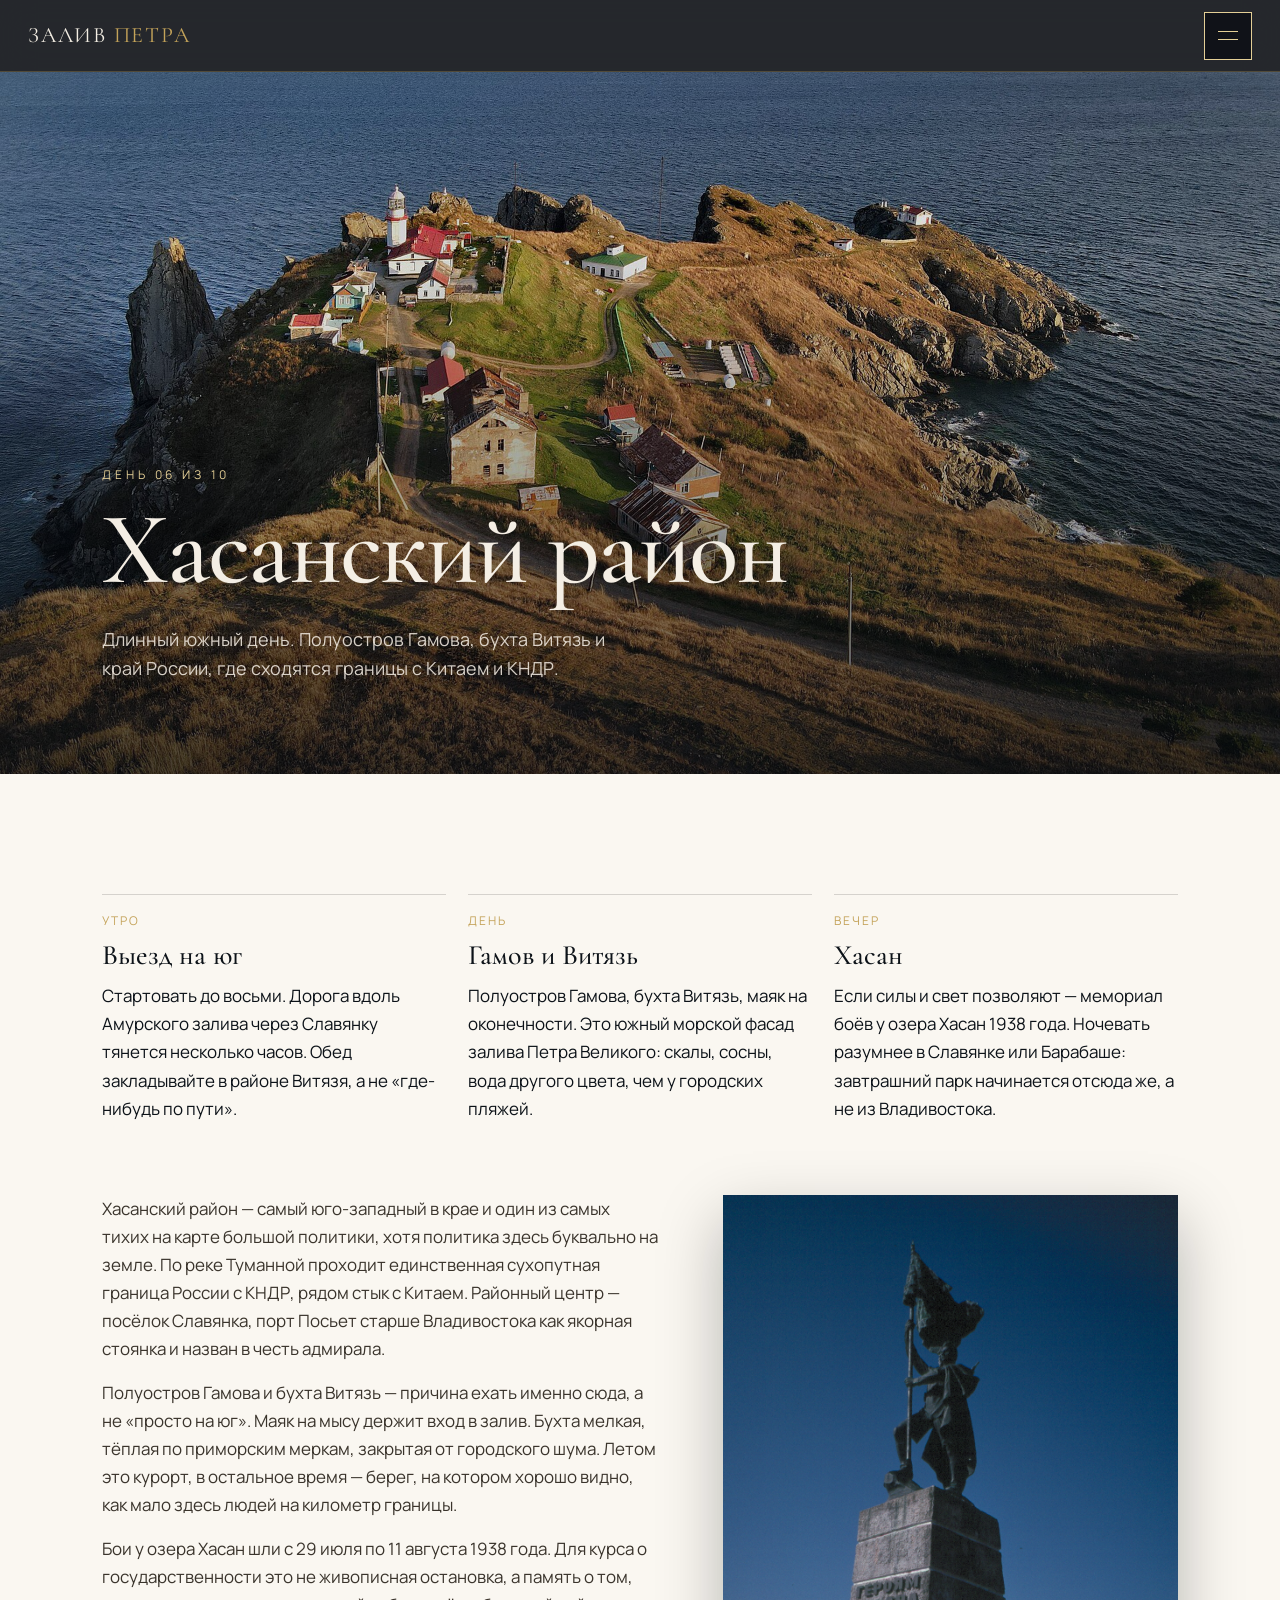
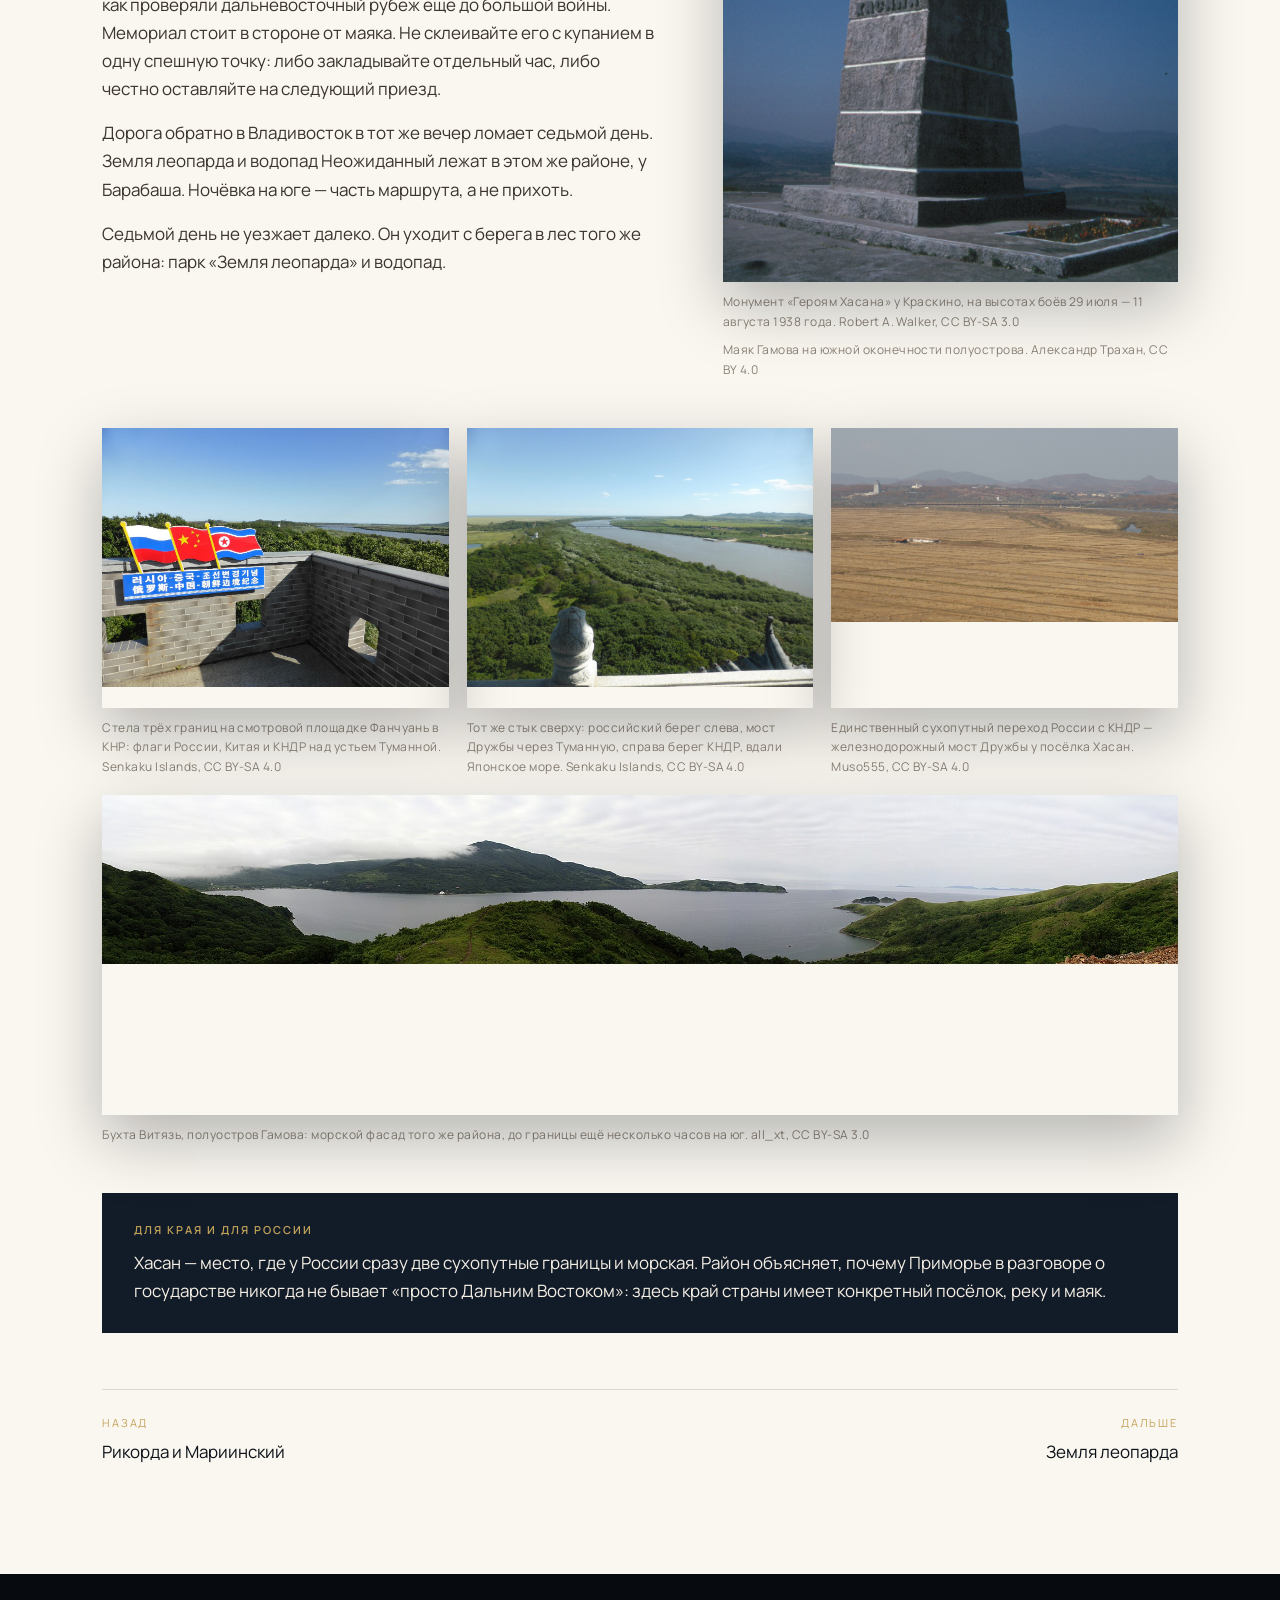
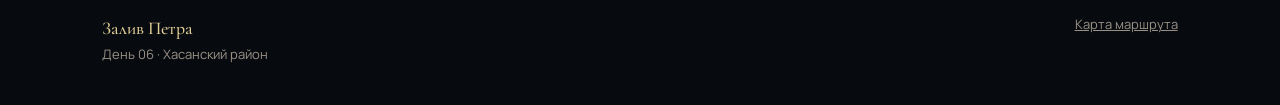
<file: day-06.html>
<!DOCTYPE html>
<html lang="ru">
<head>
  <meta charset="UTF-8" />
  <meta name="viewport" content="width=device-width, initial-scale=1" />
  <title>День 06. Хасанский район — Залив Петра</title>
  <link rel="preconnect" href="https://fonts.googleapis.com" />
  <link rel="preconnect" href="https://fonts.gstatic.com" crossorigin />
  <link href="https://fonts.googleapis.com/css2?family=Cormorant+Garamond:ital,wght@0,500;0,600&family=Manrope:wght@400;500;600&display=swap" rel="stylesheet" />
  <link rel="stylesheet" href="css/style.css?v=8" />
</head>
<body>
  <header class="nav">
    <a class="brand" href="index.html">Залив <span>Петра</span></a>
    <button class="burger" id="burger" type="button" aria-label="Открыть меню" aria-expanded="false" aria-controls="overlay"><span></span><span></span></button>
  </header>
  <div class="overlay" id="overlay"><nav>

      <a href="index.html#map"><small>Карта</small>Весь маршрут</a>
      <a href="index.html#city"><small>Город</small>Владивосток и край</a>
      <a href="day-01.html"><small>День 01</small>Мосты и океанариум</a>
      <a href="day-02.html"><small>День 02</small>Исторический центр</a>
      <a href="day-03.html"><small>День 03</small>Остров Попова</a>
      <a href="day-04.html"><small>День 04</small>Форты Русского</a>
      <a href="day-05.html"><small>День 05</small>Рикорда и Мариинский</a>
      <a href="day-06.html"><small>День 06</small>Хасанский район</a>
      <a href="day-07.html"><small>День 07</small>Земля леопарда</a>
      <a href="day-08.html"><small>День 08</small>Сафари-парк</a>
      <a href="day-09.html"><small>День 09</small>Триозёрье</a>
      <a href="day-10.html"><small>День 10</small>Tigre de Cristal</a>
      <a href="index.html#sources"><small>Материалы</small>Источники</a>

  </nav></div>
  <section class="hero day-hero" style="background-image:url('img/gamov.jpg')">
    <div class="hero-inner">
      <p class="kicker">День 06 из 10</p>
      <h1>Хасанский район</h1>
      <p class="lead">Длинный южный день. Полуостров Гамова, бухта Витязь и край России, где сходятся границы с Китаем и КНДР.</p>
    </div>
  </section>
  <main>
    <section class="section">
      <div class="wrap">
        <div class="rhythm"><article><time>Утро</time><h3>Выезд на юг</h3><p>Стартовать до восьми. Дорога вдоль Амурского залива через Славянку тянется несколько часов. Обед закладывайте в районе Витязя, а не «где-нибудь по пути».</p></article>
<article><time>День</time><h3>Гамов и Витязь</h3><p>Полуостров Гамова, бухта Витязь, маяк на оконечности. Это южный морской фасад залива Петра Великого: скалы, сосны, вода другого цвета, чем у городских пляжей.</p></article>
<article><time>Вечер</time><h3>Хасан</h3><p>Если силы и свет позволяют — мемориал боёв у озера Хасан 1938 года. Ночевать разумнее в Славянке или Барабаше: завтрашний парк начинается отсюда же, а не из Владивостока.</p></article></div>
        <div class="columns" style="margin-top:72px">
          <div class="prose"><p>Хасанский район — самый юго-западный в крае и один из самых тихих на карте большой политики, хотя политика здесь буквально на земле. По реке Туманной проходит единственная сухопутная граница России с КНДР, рядом стык с Китаем. Районный центр — посёлок Славянка, порт Посьет старше Владивостока как якорная стоянка и назван в честь адмирала.</p>
<p>Полуостров Гамова и бухта Витязь — причина ехать именно сюда, а не «просто на юг». Маяк на мысу держит вход в залив. Бухта мелкая, тёплая по приморским меркам, закрытая от городского шума. Летом это курорт, в остальное время — берег, на котором хорошо видно, как мало здесь людей на километр границы.</p>
<p>Бои у озера Хасан шли с 29 июля по 11 августа 1938 года. Для курса о государственности это не живописная остановка, а память о том, как проверяли дальневосточный рубеж ещё до большой войны. Мемориал стоит в стороне от маяка. Не склеивайте его с купанием в одну спешную точку: либо закладывайте отдельный час, либо честно оставляйте на следующий приезд.</p>
<p>Дорога обратно в Владивосток в тот же вечер ломает седьмой день. Земля леопарда и водопад Неожиданный лежат в этом же районе, у Барабаша. Ночёвка на юге — часть маршрута, а не прихоть.</p>
            <p>Седьмой день не уезжает далеко. Он уходит с берега в лес того же района: парк «Земля леопарда» и водопад.</p>
          </div>
          <figure>
            <div class="photo-frame" style="min-height:420px"><img src="img/khasan-memorial.jpg" alt="Монумент Героям Хасана" /></div>
            <figcaption class="caption">Монумент «Героям Хасана» у Краскино, на высотах боёв 29 июля — 11 августа 1938 года. Robert A. Walker, CC BY-SA 3.0</figcaption>
            <figcaption class="caption" style="margin-top:8px">Маяк Гамова на южной оконечности полуострова. Александр Трахан, CC BY 4.0</figcaption>
          </figure>
        </div>
        <div class="shot-grid">
          <figure>
            <div class="photo-frame"><img src="img/tripoint.jpg" alt="Стела Россия — Китай — КНДР" /></div>
            <figcaption class="caption">Стела трёх границ на смотровой площадке Фанчуань в КНР: флаги России, Китая и КНДР над устьем Туманной. Senkaku Islands, CC BY-SA 4.0</figcaption>
          </figure>
          <figure>
            <div class="photo-frame"><img src="img/three-borders.jpg" alt="Река Туманная, мост Дружбы и Японское море" /></div>
            <figcaption class="caption">Тот же стык сверху: российский берег слева, мост Дружбы через Туманную, справа берег КНДР, вдали Японское море. Senkaku Islands, CC BY-SA 4.0</figcaption>
          </figure>
          <figure>
            <div class="photo-frame"><img src="img/friendship-bridge.jpg" alt="Железнодорожный мост Дружбы Россия — КНДР" /></div>
            <figcaption class="caption">Единственный сухопутный переход России с КНДР — железнодорожный мост Дружбы у посёлка Хасан. Muso555, CC BY-SA 4.0</figcaption>
          </figure>
        </div>
        <figure style="margin-top:18px">
          <div class="photo-frame" style="min-height:320px"><img src="img/vityaz.jpg" alt="Бухта Витязь на полуострове Гамова" /></div>
          <figcaption class="caption">Бухта Витязь, полуостров Гамова: морской фасад того же района, до границы ещё несколько часов на юг. all_xt, CC BY-SA 3.0</figcaption>
        </figure>
        <div class="why-block"><b>Для края и для России</b>Хасан — место, где у России сразу две сухопутные границы и морская. Район объясняет, почему Приморье в разговоре о государстве никогда не бывает «просто Дальним Востоком»: здесь край страны имеет конкретный посёлок, реку и маяк.</div>
        <nav class="pager"><a href="day-05.html"><small>Назад</small>Рикорда и Мариинский</a><a class="next" href="day-07.html"><small>Дальше</small>Земля леопарда</a></nav>
      </div>
    </section>
  </main>
  <footer class="footer">
    <div><b>Залив Петра</b><br />День 06 · Хасанский район</div>
    <div><a href="index.html#map">Карта маршрута</a></div>
  </footer>
  <script src="js/app.js?v=8"></script>
</body>
</html>
</file>
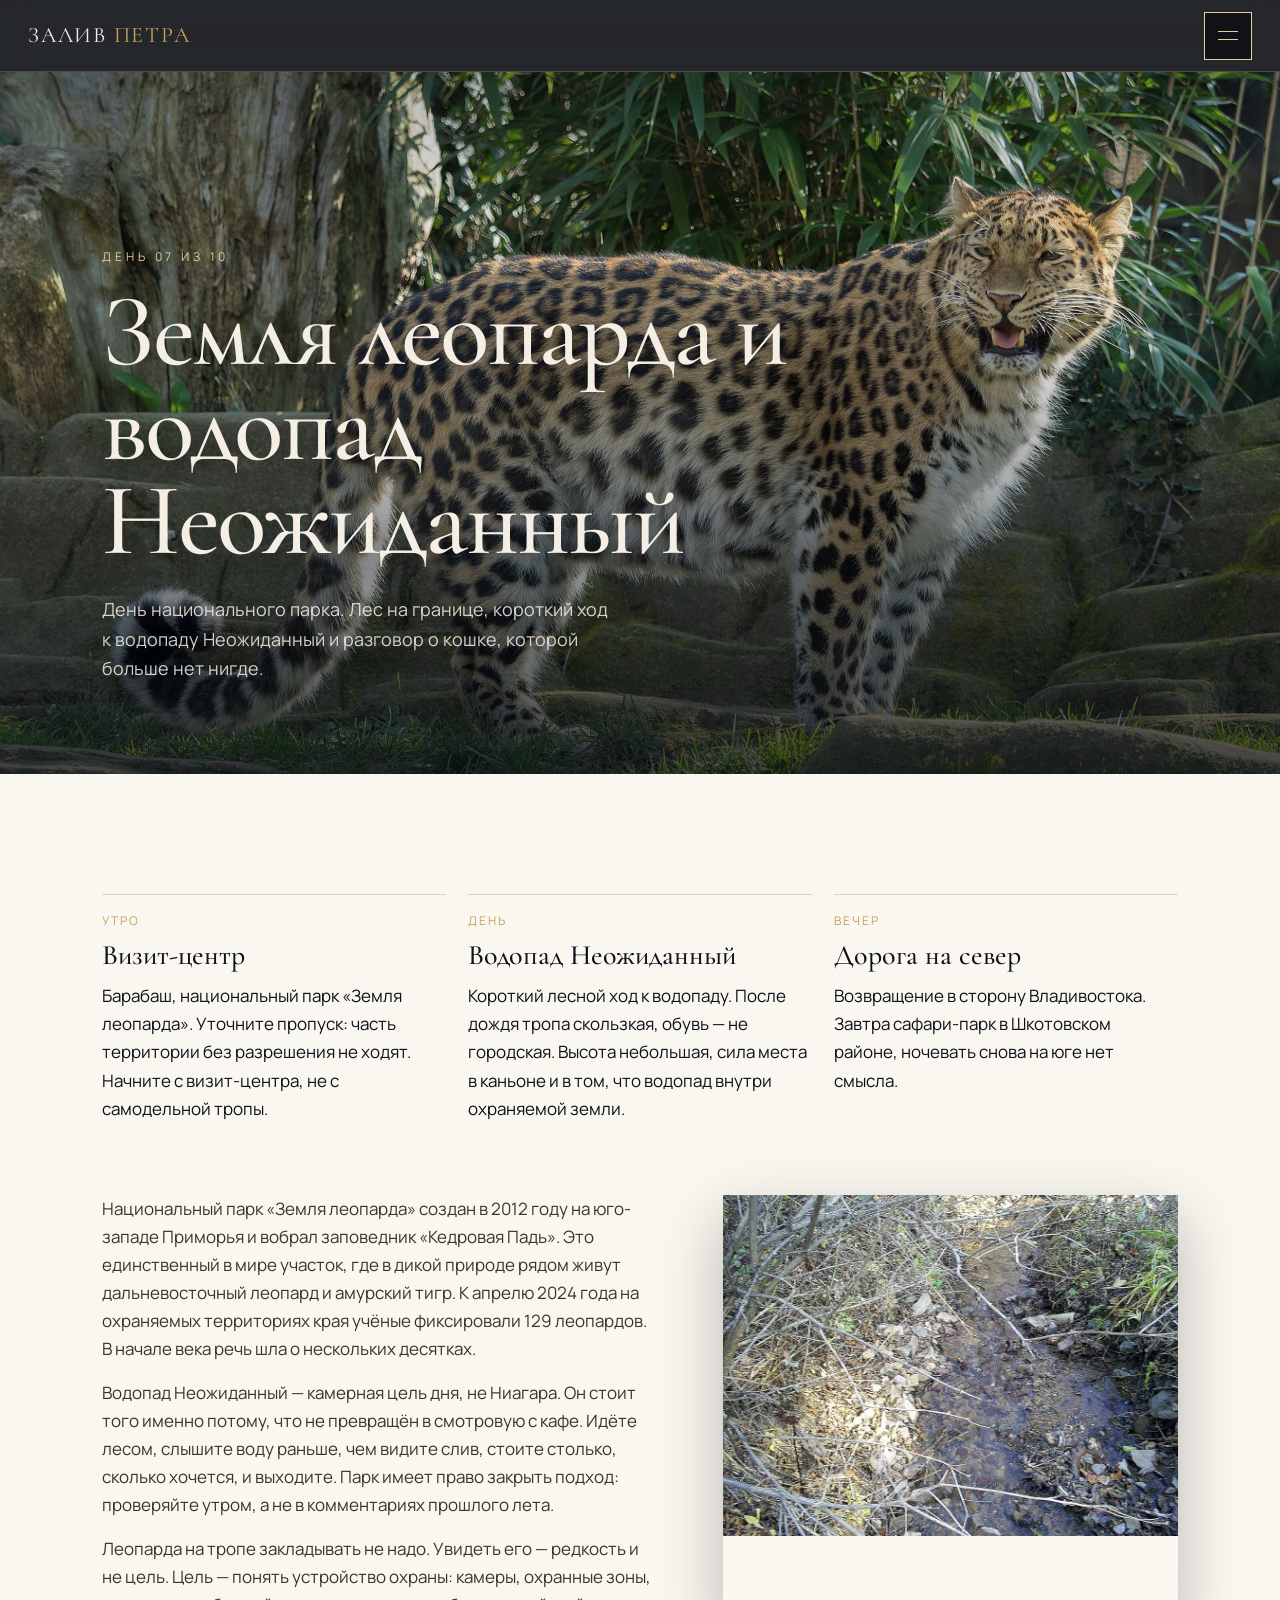
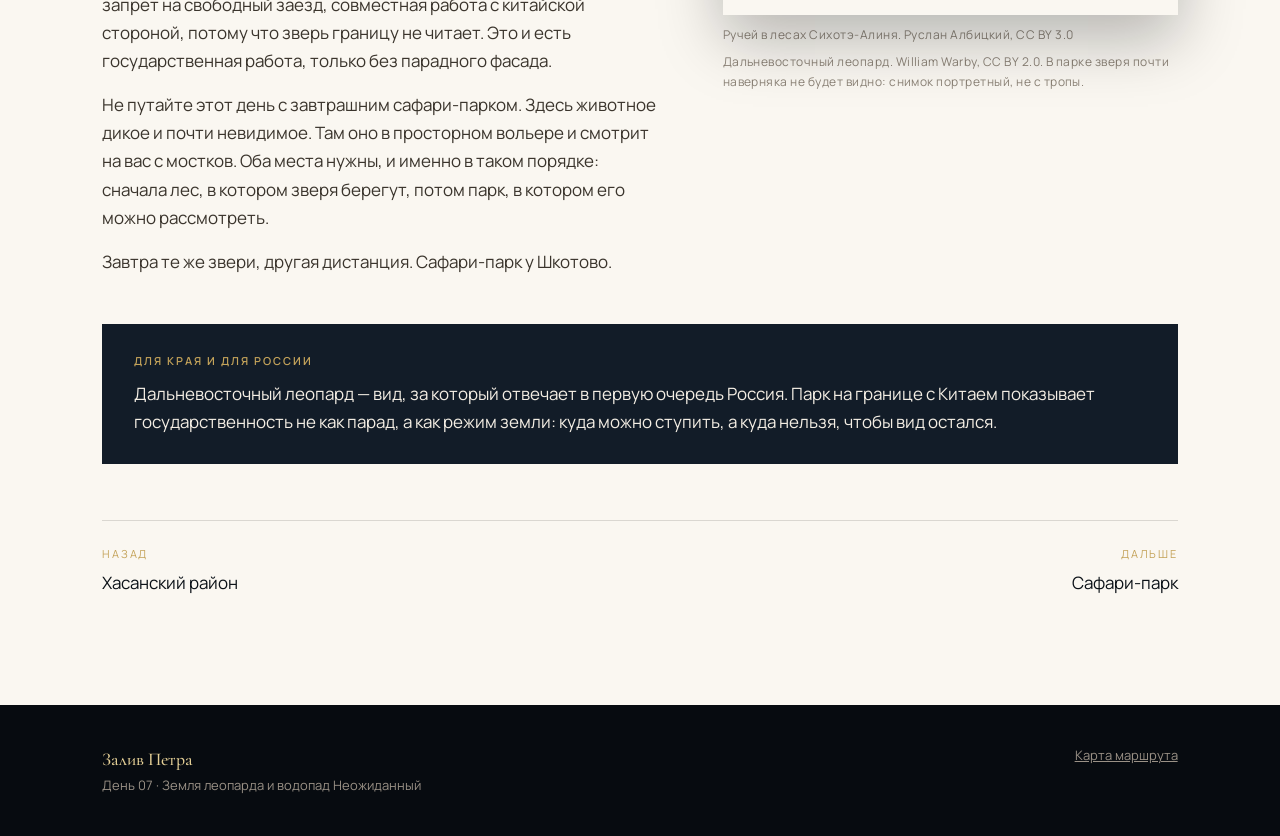
<file: day-07.html>
<!DOCTYPE html>
<html lang="ru">
<head>
  <meta charset="UTF-8" />
  <meta name="viewport" content="width=device-width, initial-scale=1" />
  <title>День 07. Земля леопарда и водопад Неожиданный — Залив Петра</title>
  <link rel="preconnect" href="https://fonts.googleapis.com" />
  <link rel="preconnect" href="https://fonts.gstatic.com" crossorigin />
  <link href="https://fonts.googleapis.com/css2?family=Cormorant+Garamond:ital,wght@0,500;0,600&family=Manrope:wght@400;500;600&display=swap" rel="stylesheet" />
  <link rel="stylesheet" href="css/style.css?v=8" />
</head>
<body>
  <header class="nav">
    <a class="brand" href="index.html">Залив <span>Петра</span></a>
    <button class="burger" id="burger" type="button" aria-label="Открыть меню" aria-expanded="false" aria-controls="overlay"><span></span><span></span></button>
  </header>
  <div class="overlay" id="overlay"><nav>

      <a href="index.html#map"><small>Карта</small>Весь маршрут</a>
      <a href="index.html#city"><small>Город</small>Владивосток и край</a>
      <a href="day-01.html"><small>День 01</small>Мосты и океанариум</a>
      <a href="day-02.html"><small>День 02</small>Исторический центр</a>
      <a href="day-03.html"><small>День 03</small>Остров Попова</a>
      <a href="day-04.html"><small>День 04</small>Форты Русского</a>
      <a href="day-05.html"><small>День 05</small>Рикорда и Мариинский</a>
      <a href="day-06.html"><small>День 06</small>Хасанский район</a>
      <a href="day-07.html"><small>День 07</small>Земля леопарда</a>
      <a href="day-08.html"><small>День 08</small>Сафари-парк</a>
      <a href="day-09.html"><small>День 09</small>Триозёрье</a>
      <a href="day-10.html"><small>День 10</small>Tigre de Cristal</a>
      <a href="index.html#sources"><small>Материалы</small>Источники</a>

  </nav></div>
  <section class="hero day-hero" style="background-image:url('img/leopard.jpg')">
    <div class="hero-inner">
      <p class="kicker">День 07 из 10</p>
      <h1>Земля леопарда и водопад Неожиданный</h1>
      <p class="lead">День национального парка. Лес на границе, короткий ход к водопаду Неожиданный и разговор о кошке, которой больше нет нигде.</p>
    </div>
  </section>
  <main>
    <section class="section">
      <div class="wrap">
        <div class="rhythm"><article><time>Утро</time><h3>Визит-центр</h3><p>Барабаш, национальный парк «Земля леопарда». Уточните пропуск: часть территории без разрешения не ходят. Начните с визит-центра, не с самодельной тропы.</p></article>
<article><time>День</time><h3>Водопад Неожиданный</h3><p>Короткий лесной ход к водопаду. После дождя тропа скользкая, обувь — не городская. Высота небольшая, сила места в каньоне и в том, что водопад внутри охраняемой земли.</p></article>
<article><time>Вечер</time><h3>Дорога на север</h3><p>Возвращение в сторону Владивостока. Завтра сафари-парк в Шкотовском районе, ночевать снова на юге нет смысла.</p></article></div>
        <div class="columns" style="margin-top:72px">
          <div class="prose"><p>Национальный парк «Земля леопарда» создан в 2012 году на юго-западе Приморья и вобрал заповедник «Кедровая Падь». Это единственный в мире участок, где в дикой природе рядом живут дальневосточный леопард и амурский тигр. К апрелю 2024 года на охраняемых территориях края учёные фиксировали 129 леопардов. В начале века речь шла о нескольких десятках.</p>
<p>Водопад Неожиданный — камерная цель дня, не Ниагара. Он стоит того именно потому, что не превращён в смотровую с кафе. Идёте лесом, слышите воду раньше, чем видите слив, стоите столько, сколько хочется, и выходите. Парк имеет право закрыть подход: проверяйте утром, а не в комментариях прошлого лета.</p>
<p>Леопарда на тропе закладывать не надо. Увидеть его — редкость и не цель. Цель — понять устройство охраны: камеры, охранные зоны, запрет на свободный заезд, совместная работа с китайской стороной, потому что зверь границу не читает. Это и есть государственная работа, только без парадного фасада.</p>
<p>Не путайте этот день с завтрашним сафари-парком. Здесь животное дикое и почти невидимое. Там оно в просторном вольере и смотрит на вас с мостков. Оба места нужны, и именно в таком порядке: сначала лес, в котором зверя берегут, потом парк, в котором его можно рассмотреть.</p>
            <p>Завтра те же звери, другая дистанция. Сафари-парк у Шкотово.</p>
          </div>
          <figure>
            <div class="photo-frame" style="min-height:420px"><img src="img/sikhote.jpg" alt="Лесной ручей Сихотэ-Алиня" /></div>
            <figcaption class="caption">Ручей в лесах Сихотэ-Алиня. Руслан Албицкий, CC BY 3.0</figcaption>
            <figcaption class="caption" style="margin-top:8px">Дальневосточный леопард. William Warby, CC BY 2.0. В парке зверя почти наверняка не будет видно: снимок портретный, не с тропы.</figcaption>
          </figure>
        </div>
        <div class="why-block"><b>Для края и для России</b>Дальневосточный леопард — вид, за который отвечает в первую очередь Россия. Парк на границе с Китаем показывает государственность не как парад, а как режим земли: куда можно ступить, а куда нельзя, чтобы вид остался.</div>
        <nav class="pager"><a href="day-06.html"><small>Назад</small>Хасанский район</a><a class="next" href="day-08.html"><small>Дальше</small>Сафари-парк</a></nav>
      </div>
    </section>
  </main>
  <footer class="footer">
    <div><b>Залив Петра</b><br />День 07 · Земля леопарда и водопад Неожиданный</div>
    <div><a href="index.html#map">Карта маршрута</a></div>
  </footer>
  <script src="js/app.js?v=8"></script>
</body>
</html>
</file>
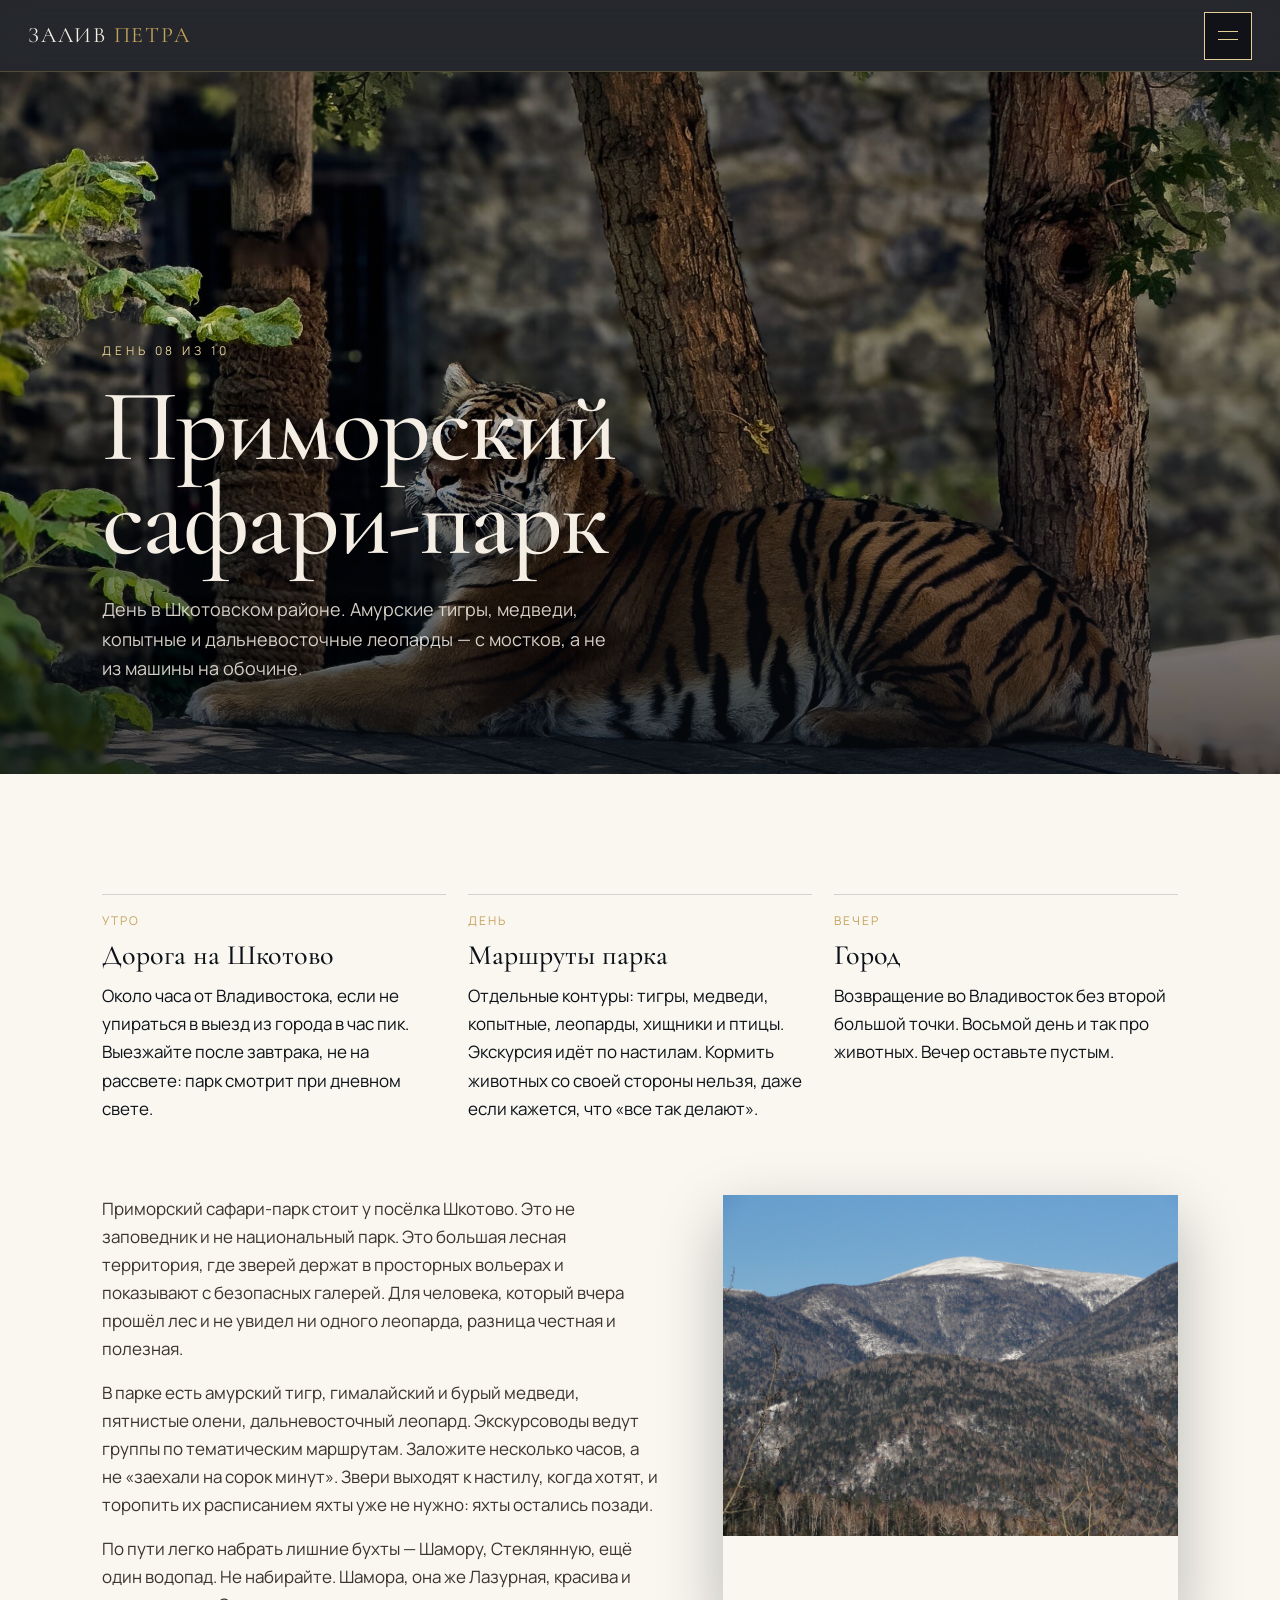
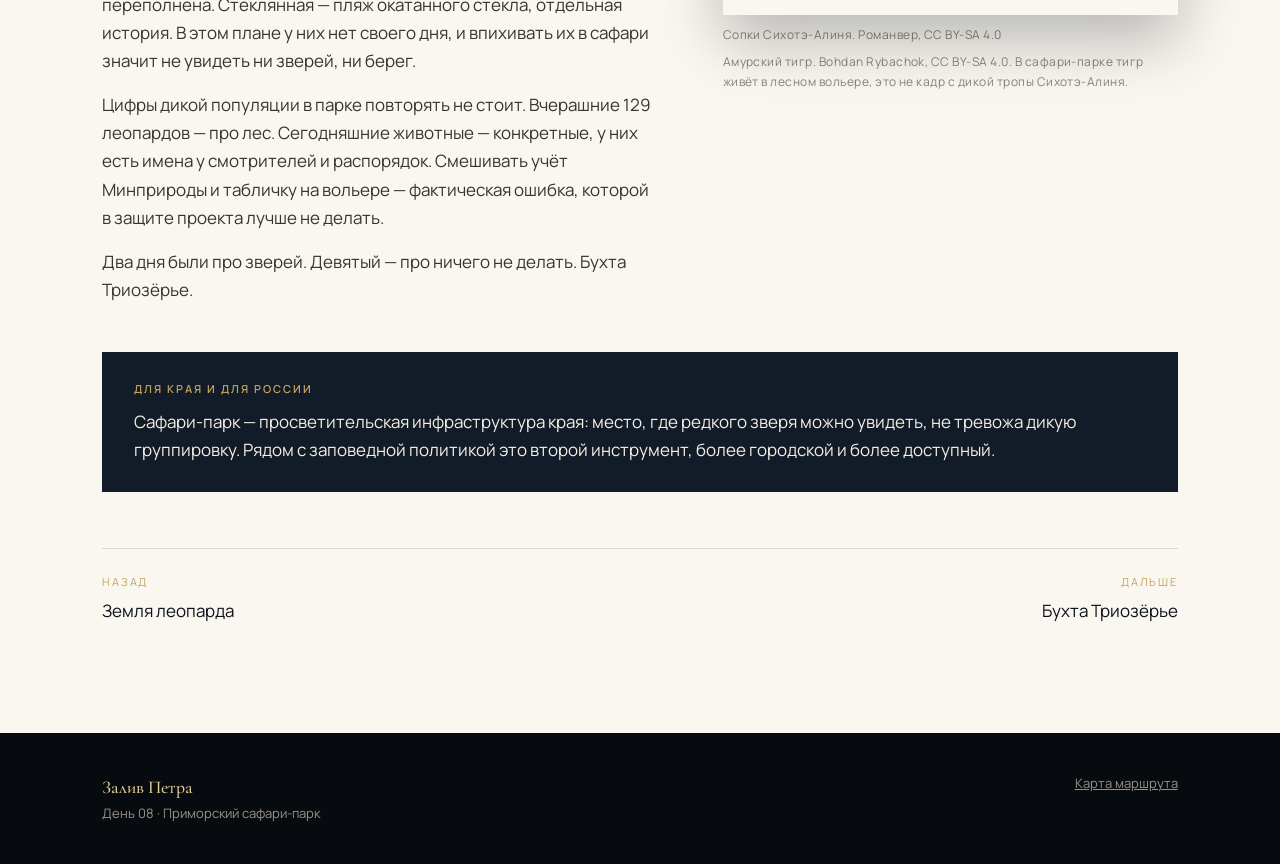
<file: day-08.html>
<!DOCTYPE html>
<html lang="ru">
<head>
  <meta charset="UTF-8" />
  <meta name="viewport" content="width=device-width, initial-scale=1" />
  <title>День 08. Приморский сафари-парк — Залив Петра</title>
  <link rel="preconnect" href="https://fonts.googleapis.com" />
  <link rel="preconnect" href="https://fonts.gstatic.com" crossorigin />
  <link href="https://fonts.googleapis.com/css2?family=Cormorant+Garamond:ital,wght@0,500;0,600&family=Manrope:wght@400;500;600&display=swap" rel="stylesheet" />
  <link rel="stylesheet" href="css/style.css?v=8" />
</head>
<body>
  <header class="nav">
    <a class="brand" href="index.html">Залив <span>Петра</span></a>
    <button class="burger" id="burger" type="button" aria-label="Открыть меню" aria-expanded="false" aria-controls="overlay"><span></span><span></span></button>
  </header>
  <div class="overlay" id="overlay"><nav>

      <a href="index.html#map"><small>Карта</small>Весь маршрут</a>
      <a href="index.html#city"><small>Город</small>Владивосток и край</a>
      <a href="day-01.html"><small>День 01</small>Мосты и океанариум</a>
      <a href="day-02.html"><small>День 02</small>Исторический центр</a>
      <a href="day-03.html"><small>День 03</small>Остров Попова</a>
      <a href="day-04.html"><small>День 04</small>Форты Русского</a>
      <a href="day-05.html"><small>День 05</small>Рикорда и Мариинский</a>
      <a href="day-06.html"><small>День 06</small>Хасанский район</a>
      <a href="day-07.html"><small>День 07</small>Земля леопарда</a>
      <a href="day-08.html"><small>День 08</small>Сафари-парк</a>
      <a href="day-09.html"><small>День 09</small>Триозёрье</a>
      <a href="day-10.html"><small>День 10</small>Tigre de Cristal</a>
      <a href="index.html#sources"><small>Материалы</small>Источники</a>

  </nav></div>
  <section class="hero day-hero" style="background-image:url('img/tiger.jpg')">
    <div class="hero-inner">
      <p class="kicker">День 08 из 10</p>
      <h1>Приморский сафари-парк</h1>
      <p class="lead">День в Шкотовском районе. Амурские тигры, медведи, копытные и дальневосточные леопарды — с мостков, а не из машины на обочине.</p>
    </div>
  </section>
  <main>
    <section class="section">
      <div class="wrap">
        <div class="rhythm"><article><time>Утро</time><h3>Дорога на Шкотово</h3><p>Около часа от Владивостока, если не упираться в выезд из города в час пик. Выезжайте после завтрака, не на рассвете: парк смотрит при дневном свете.</p></article>
<article><time>День</time><h3>Маршруты парка</h3><p>Отдельные контуры: тигры, медведи, копытные, леопарды, хищники и птицы. Экскурсия идёт по настилам. Кормить животных со своей стороны нельзя, даже если кажется, что «все так делают».</p></article>
<article><time>Вечер</time><h3>Город</h3><p>Возвращение во Владивосток без второй большой точки. Восьмой день и так про животных. Вечер оставьте пустым.</p></article></div>
        <div class="columns" style="margin-top:72px">
          <div class="prose"><p>Приморский сафари-парк стоит у посёлка Шкотово. Это не заповедник и не национальный парк. Это большая лесная территория, где зверей держат в просторных вольерах и показывают с безопасных галерей. Для человека, который вчера прошёл лес и не увидел ни одного леопарда, разница честная и полезная.</p>
<p>В парке есть амурский тигр, гималайский и бурый медведи, пятнистые олени, дальневосточный леопард. Экскурсоводы ведут группы по тематическим маршрутам. Заложите несколько часов, а не «заехали на сорок минут». Звери выходят к настилу, когда хотят, и торопить их расписанием яхты уже не нужно: яхты остались позади.</p>
<p>По пути легко набрать лишние бухты — Шамору, Стеклянную, ещё один водопад. Не набирайте. Шамора, она же Лазурная, красива и переполнена. Стеклянная — пляж окатанного стекла, отдельная история. В этом плане у них нет своего дня, и впихивать их в сафари значит не увидеть ни зверей, ни берег.</p>
<p>Цифры дикой популяции в парке повторять не стоит. Вчерашние 129 леопардов — про лес. Сегодняшние животные — конкретные, у них есть имена у смотрителей и распорядок. Смешивать учёт Минприроды и табличку на вольере — фактическая ошибка, которой в защите проекта лучше не делать.</p>
            <p>Два дня были про зверей. Девятый — про ничего не делать. Бухта Триозёрье.</p>
          </div>
          <figure>
            <div class="photo-frame" style="min-height:420px"><img src="img/sikhote-2.jpg" alt="Сопки Приморья" /></div>
            <figcaption class="caption">Сопки Сихотэ-Алиня. Романвер, CC BY-SA 4.0</figcaption>
            <figcaption class="caption" style="margin-top:8px">Амурский тигр. Bohdan Rybachok, CC BY-SA 4.0. В сафари-парке тигр живёт в лесном вольере, это не кадр с дикой тропы Сихотэ-Алиня.</figcaption>
          </figure>
        </div>
        <div class="why-block"><b>Для края и для России</b>Сафари-парк — просветительская инфраструктура края: место, где редкого зверя можно увидеть, не тревожа дикую группировку. Рядом с заповедной политикой это второй инструмент, более городской и более доступный.</div>
        <nav class="pager"><a href="day-07.html"><small>Назад</small>Земля леопарда</a><a class="next" href="day-09.html"><small>Дальше</small>Бухта Триозёрье</a></nav>
      </div>
    </section>
  </main>
  <footer class="footer">
    <div><b>Залив Петра</b><br />День 08 · Приморский сафари-парк</div>
    <div><a href="index.html#map">Карта маршрута</a></div>
  </footer>
  <script src="js/app.js?v=8"></script>
</body>
</html>
</file>
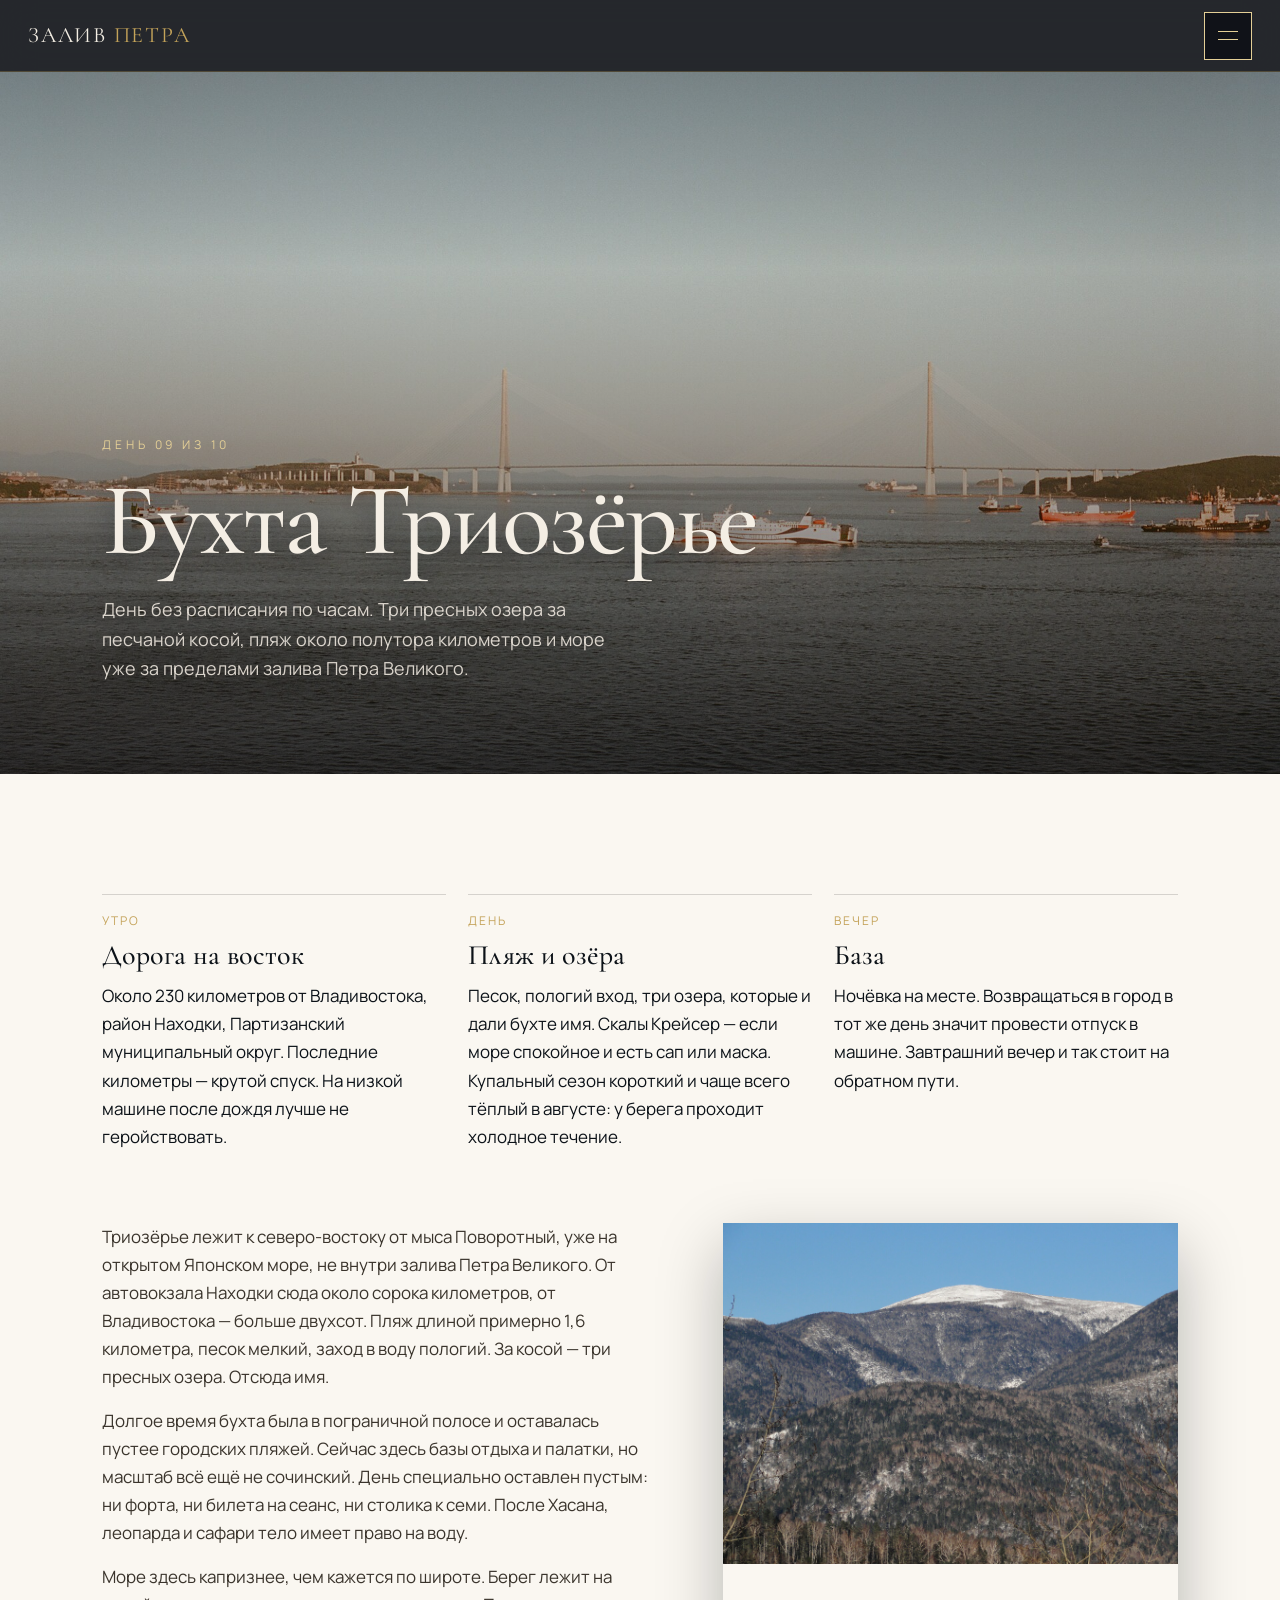
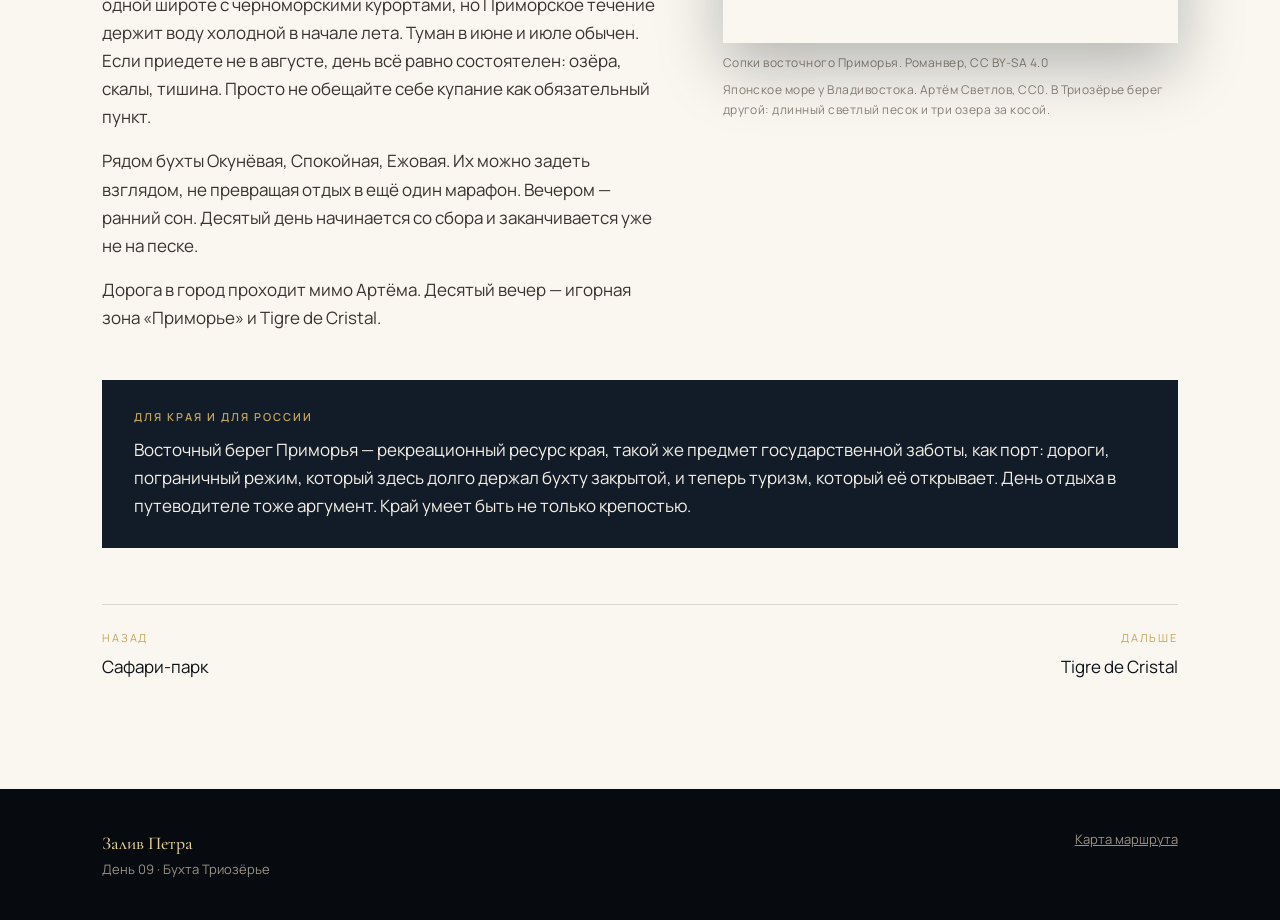
<file: day-09.html>
<!DOCTYPE html>
<html lang="ru">
<head>
  <meta charset="UTF-8" />
  <meta name="viewport" content="width=device-width, initial-scale=1" />
  <title>День 09. Бухта Триозёрье — Залив Петра</title>
  <link rel="preconnect" href="https://fonts.googleapis.com" />
  <link rel="preconnect" href="https://fonts.gstatic.com" crossorigin />
  <link href="https://fonts.googleapis.com/css2?family=Cormorant+Garamond:ital,wght@0,500;0,600&family=Manrope:wght@400;500;600&display=swap" rel="stylesheet" />
  <link rel="stylesheet" href="css/style.css?v=8" />
</head>
<body>
  <header class="nav">
    <a class="brand" href="index.html">Залив <span>Петра</span></a>
    <button class="burger" id="burger" type="button" aria-label="Открыть меню" aria-expanded="false" aria-controls="overlay"><span></span><span></span></button>
  </header>
  <div class="overlay" id="overlay"><nav>

      <a href="index.html#map"><small>Карта</small>Весь маршрут</a>
      <a href="index.html#city"><small>Город</small>Владивосток и край</a>
      <a href="day-01.html"><small>День 01</small>Мосты и океанариум</a>
      <a href="day-02.html"><small>День 02</small>Исторический центр</a>
      <a href="day-03.html"><small>День 03</small>Остров Попова</a>
      <a href="day-04.html"><small>День 04</small>Форты Русского</a>
      <a href="day-05.html"><small>День 05</small>Рикорда и Мариинский</a>
      <a href="day-06.html"><small>День 06</small>Хасанский район</a>
      <a href="day-07.html"><small>День 07</small>Земля леопарда</a>
      <a href="day-08.html"><small>День 08</small>Сафари-парк</a>
      <a href="day-09.html"><small>День 09</small>Триозёрье</a>
      <a href="day-10.html"><small>День 10</small>Tigre de Cristal</a>
      <a href="index.html#sources"><small>Материалы</small>Источники</a>

  </nav></div>
  <section class="hero day-hero" style="background-image:url('img/bridge.jpg')">
    <div class="hero-inner">
      <p class="kicker">День 09 из 10</p>
      <h1>Бухта Триозёрье</h1>
      <p class="lead">День без расписания по часам. Три пресных озера за песчаной косой, пляж около полутора километров и море уже за пределами залива Петра Великого.</p>
    </div>
  </section>
  <main>
    <section class="section">
      <div class="wrap">
        <div class="rhythm"><article><time>Утро</time><h3>Дорога на восток</h3><p>Около 230 километров от Владивостока, район Находки, Партизанский муниципальный округ. Последние километры — крутой спуск. На низкой машине после дождя лучше не геройствовать.</p></article>
<article><time>День</time><h3>Пляж и озёра</h3><p>Песок, пологий вход, три озера, которые и дали бухте имя. Скалы Крейсер — если море спокойное и есть сап или маска. Купальный сезон короткий и чаще всего тёплый в августе: у берега проходит холодное течение.</p></article>
<article><time>Вечер</time><h3>База</h3><p>Ночёвка на месте. Возвращаться в город в тот же день значит провести отпуск в машине. Завтрашний вечер и так стоит на обратном пути.</p></article></div>
        <div class="columns" style="margin-top:72px">
          <div class="prose"><p>Триозёрье лежит к северо-востоку от мыса Поворотный, уже на открытом Японском море, не внутри залива Петра Великого. От автовокзала Находки сюда около сорока километров, от Владивостока — больше двухсот. Пляж длиной примерно 1,6 километра, песок мелкий, заход в воду пологий. За косой — три пресных озера. Отсюда имя.</p>
<p>Долгое время бухта была в пограничной полосе и оставалась пустее городских пляжей. Сейчас здесь базы отдыха и палатки, но масштаб всё ещё не сочинский. День специально оставлен пустым: ни форта, ни билета на сеанс, ни столика к семи. После Хасана, леопарда и сафари тело имеет право на воду.</p>
<p>Море здесь капризнее, чем кажется по широте. Берег лежит на одной широте с черноморскими курортами, но Приморское течение держит воду холодной в начале лета. Туман в июне и июле обычен. Если приедете не в августе, день всё равно состоятелен: озёра, скалы, тишина. Просто не обещайте себе купание как обязательный пункт.</p>
<p>Рядом бухты Окунёвая, Спокойная, Ежовая. Их можно задеть взглядом, не превращая отдых в ещё один марафон. Вечером — ранний сон. Десятый день начинается со сбора и заканчивается уже не на песке.</p>
            <p>Дорога в город проходит мимо Артёма. Десятый вечер — игорная зона «Приморье» и Tigre de Cristal.</p>
          </div>
          <figure>
            <div class="photo-frame" style="min-height:420px"><img src="img/sikhote-2.jpg" alt="Береговые сопки" /></div>
            <figcaption class="caption">Сопки восточного Приморья. Романвер, CC BY-SA 4.0</figcaption>
            <figcaption class="caption" style="margin-top:8px">Японское море у Владивостока. Артём Светлов, CC0. В Триозёрье берег другой: длинный светлый песок и три озера за косой.</figcaption>
          </figure>
        </div>
        <div class="why-block"><b>Для края и для России</b>Восточный берег Приморья — рекреационный ресурс края, такой же предмет государственной заботы, как порт: дороги, пограничный режим, который здесь долго держал бухту закрытой, и теперь туризм, который её открывает. День отдыха в путеводителе тоже аргумент. Край умеет быть не только крепостью.</div>
        <nav class="pager"><a href="day-08.html"><small>Назад</small>Сафари-парк</a><a class="next" href="day-10.html"><small>Дальше</small>Tigre de Cristal</a></nav>
      </div>
    </section>
  </main>
  <footer class="footer">
    <div><b>Залив Петра</b><br />День 09 · Бухта Триозёрье</div>
    <div><a href="index.html#map">Карта маршрута</a></div>
  </footer>
  <script src="js/app.js?v=8"></script>
</body>
</html>
</file>
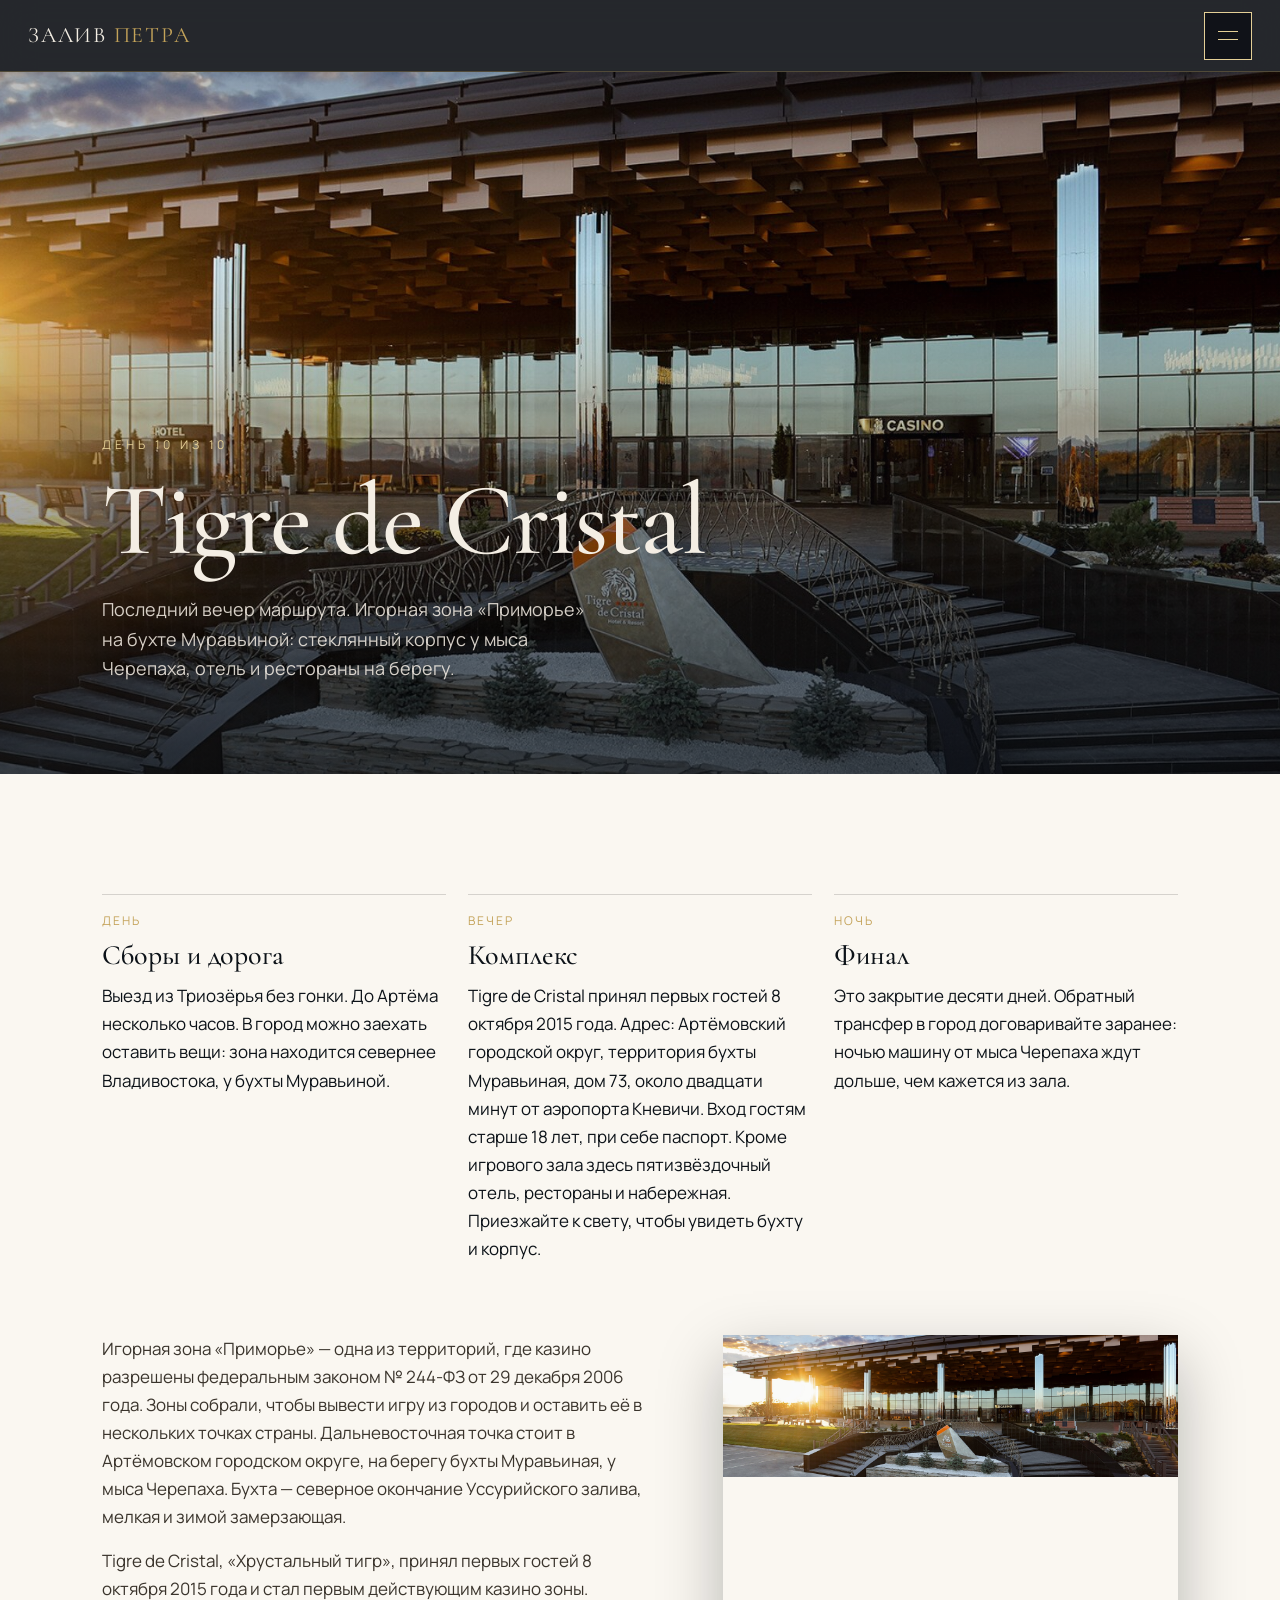
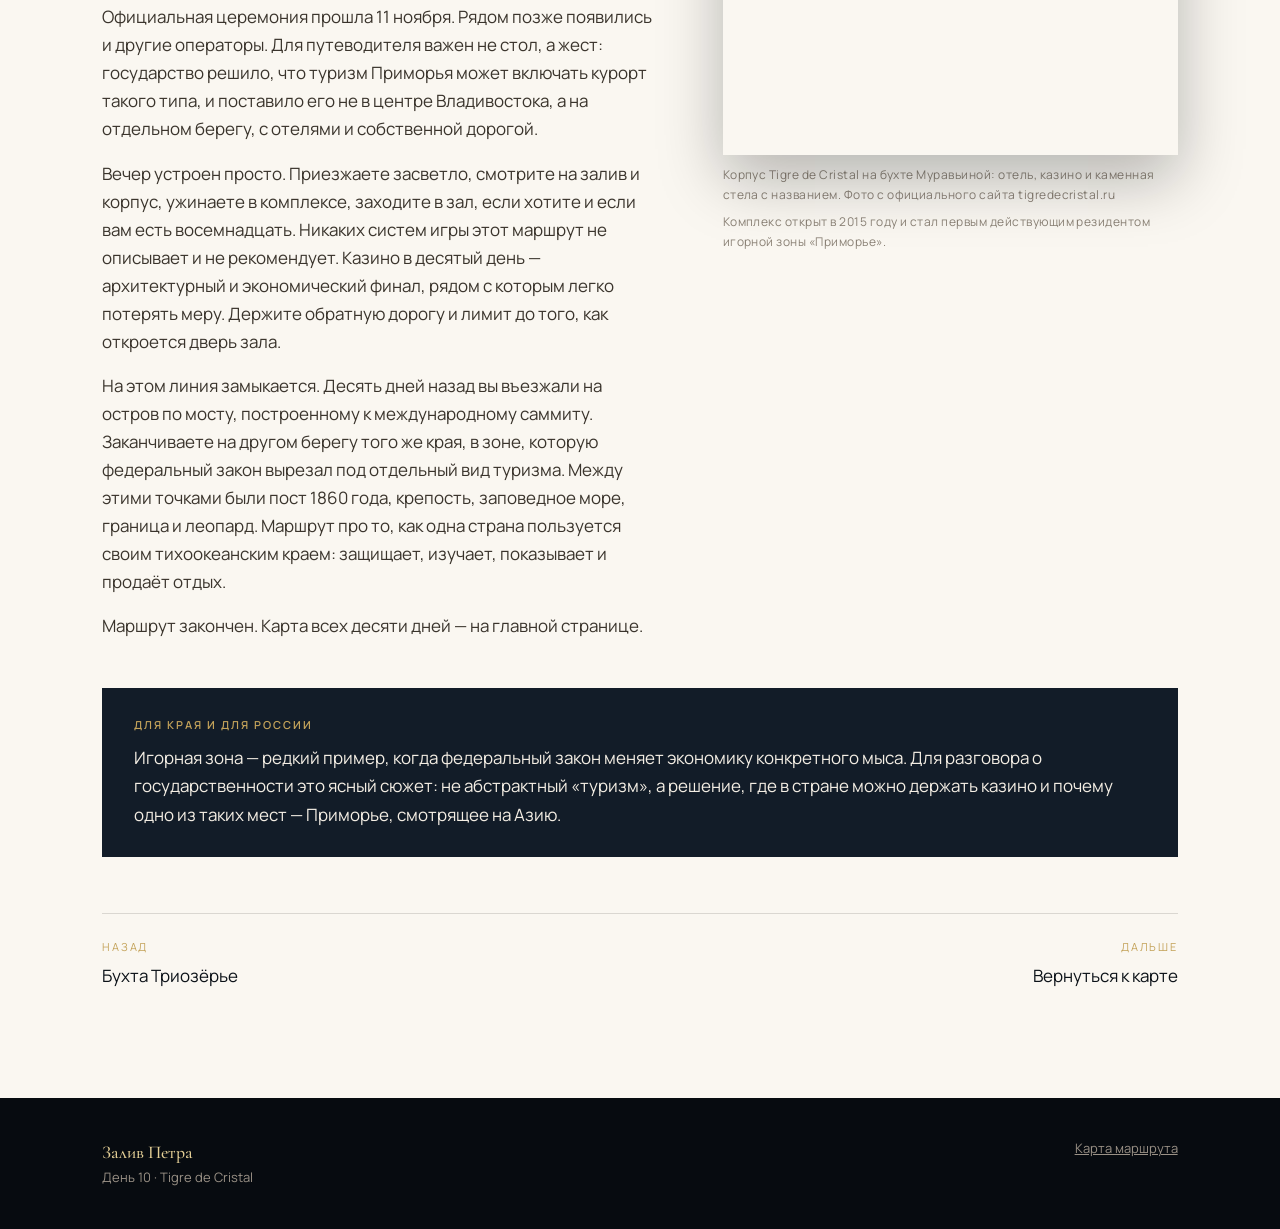
<file: day-10.html>
<!DOCTYPE html>
<html lang="ru">
<head>
  <meta charset="UTF-8" />
  <meta name="viewport" content="width=device-width, initial-scale=1" />
  <title>День 10. Tigre de Cristal — Залив Петра</title>
  <link rel="preconnect" href="https://fonts.googleapis.com" />
  <link rel="preconnect" href="https://fonts.gstatic.com" crossorigin />
  <link href="https://fonts.googleapis.com/css2?family=Cormorant+Garamond:ital,wght@0,500;0,600&family=Manrope:wght@400;500;600&display=swap" rel="stylesheet" />
  <link rel="stylesheet" href="css/style.css?v=8" />
</head>
<body>
  <header class="nav">
    <a class="brand" href="index.html">Залив <span>Петра</span></a>
    <button class="burger" id="burger" type="button" aria-label="Открыть меню" aria-expanded="false" aria-controls="overlay"><span></span><span></span></button>
  </header>
  <div class="overlay" id="overlay"><nav>

      <a href="index.html#map"><small>Карта</small>Весь маршрут</a>
      <a href="index.html#city"><small>Город</small>Владивосток и край</a>
      <a href="day-01.html"><small>День 01</small>Мосты и океанариум</a>
      <a href="day-02.html"><small>День 02</small>Исторический центр</a>
      <a href="day-03.html"><small>День 03</small>Остров Попова</a>
      <a href="day-04.html"><small>День 04</small>Форты Русского</a>
      <a href="day-05.html"><small>День 05</small>Рикорда и Мариинский</a>
      <a href="day-06.html"><small>День 06</small>Хасанский район</a>
      <a href="day-07.html"><small>День 07</small>Земля леопарда</a>
      <a href="day-08.html"><small>День 08</small>Сафари-парк</a>
      <a href="day-09.html"><small>День 09</small>Триозёрье</a>
      <a href="day-10.html"><small>День 10</small>Tigre de Cristal</a>
      <a href="index.html#sources"><small>Материалы</small>Источники</a>

  </nav></div>
  <section class="hero day-hero" style="background-image:url('img/tigre-de-cristal.jpg')">
    <div class="hero-inner">
      <p class="kicker">День 10 из 10</p>
      <h1>Tigre de Cristal</h1>
      <p class="lead">Последний вечер маршрута. Игорная зона «Приморье» на бухте Муравьиной: стеклянный корпус у мыса Черепаха, отель и рестораны на берегу.</p>
    </div>
  </section>
  <main>
    <section class="section">
      <div class="wrap">
        <div class="rhythm"><article><time>День</time><h3>Сборы и дорога</h3><p>Выезд из Триозёрья без гонки. До Артёма несколько часов. В город можно заехать оставить вещи: зона находится севернее Владивостока, у бухты Муравьиной.</p></article>
<article><time>Вечер</time><h3>Комплекс</h3><p>Tigre de Cristal принял первых гостей 8 октября 2015 года. Адрес: Артёмовский городской округ, территория бухты Муравьиная, дом 73, около двадцати минут от аэропорта Кневичи. Вход гостям старше 18 лет, при себе паспорт. Кроме игрового зала здесь пятизвёздочный отель, рестораны и набережная. Приезжайте к свету, чтобы увидеть бухту и корпус.</p></article>
<article><time>Ночь</time><h3>Финал</h3><p>Это закрытие десяти дней. Обратный трансфер в город договаривайте заранее: ночью машину от мыса Черепаха ждут дольше, чем кажется из зала.</p></article></div>
        <div class="columns" style="margin-top:72px">
          <div class="prose"><p>Игорная зона «Приморье» — одна из территорий, где казино разрешены федеральным законом № 244-ФЗ от 29 декабря 2006 года. Зоны собрали, чтобы вывести игру из городов и оставить её в нескольких точках страны. Дальневосточная точка стоит в Артёмовском городском округе, на берегу бухты Муравьиная, у мыса Черепаха. Бухта — северное окончание Уссурийского залива, мелкая и зимой замерзающая.</p>
<p>Tigre de Cristal, «Хрустальный тигр», принял первых гостей 8 октября 2015 года и стал первым действующим казино зоны. Официальная церемония прошла 11 ноября. Рядом позже появились и другие операторы. Для путеводителя важен не стол, а жест: государство решило, что туризм Приморья может включать курорт такого типа, и поставило его не в центре Владивостока, а на отдельном берегу, с отелями и собственной дорогой.</p>
<p>Вечер устроен просто. Приезжаете засветло, смотрите на залив и корпус, ужинаете в комплексе, заходите в зал, если хотите и если вам есть восемнадцать. Никаких систем игры этот маршрут не описывает и не рекомендует. Казино в десятый день — архитектурный и экономический финал, рядом с которым легко потерять меру. Держите обратную дорогу и лимит до того, как откроется дверь зала.</p>
<p>На этом линия замыкается. Десять дней назад вы въезжали на остров по мосту, построенному к международному саммиту. Заканчиваете на другом берегу того же края, в зоне, которую федеральный закон вырезал под отдельный вид туризма. Между этими точками были пост 1860 года, крепость, заповедное море, граница и леопард. Маршрут про то, как одна страна пользуется своим тихоокеанским краем: защищает, изучает, показывает и продаёт отдых.</p>
            <p>Маршрут закончен. Карта всех десяти дней — на главной странице.</p>
          </div>
          <figure>
            <div class="photo-frame" style="min-height:420px"><img src="img/tigre-de-cristal.jpg" alt="Здание отеля и казино Tigre de Cristal на закате" /></div>
            <figcaption class="caption">Корпус Tigre de Cristal на бухте Муравьиной: отель, казино и каменная стела с названием. Фото с официального сайта tigredecristal.ru</figcaption>
            <figcaption class="caption" style="margin-top:8px">Комплекс открыт в 2015 году и стал первым действующим резидентом игорной зоны «Приморье».</figcaption>
          </figure>
        </div>
        <div class="why-block"><b>Для края и для России</b>Игорная зона — редкий пример, когда федеральный закон меняет экономику конкретного мыса. Для разговора о государственности это ясный сюжет: не абстрактный «туризм», а решение, где в стране можно держать казино и почему одно из таких мест — Приморье, смотрящее на Азию.</div>
        <nav class="pager"><a href="day-09.html"><small>Назад</small>Бухта Триозёрье</a><a class="next" href="index.html#map"><small>Дальше</small>Вернуться к карте</a></nav>
      </div>
    </section>
  </main>
  <footer class="footer">
    <div><b>Залив Петра</b><br />День 10 · Tigre de Cristal</div>
    <div><a href="index.html#map">Карта маршрута</a></div>
  </footer>
  <script src="js/app.js?v=8"></script>
</body>
</html>
</file>
<file: css/style.css>
:root {
  --ink: #0c1218;
  --navy: #121c28;
  --deep: #070b10;
  --gold: #c4a35a;
  --gold-2: #e4cf96;
  --cream: #f4eee4;
  --paper: #faf7f1;
  --muted: #8b8276;
  --line: rgba(196, 163, 90, 0.28);
  --sea: #1a3344;
  --shadow: 0 24px 60px rgba(7, 11, 16, 0.28);
  --serif: "Cormorant Garamond", "Iowan Old Style", Georgia, serif;
  --sans: "Manrope", "Segoe UI", sans-serif;
}

* { box-sizing: border-box; margin: 0; padding: 0; }
html { scroll-behavior: smooth; }
body {
  background: var(--paper);
  color: var(--ink);
  font-family: var(--sans);
  font-size: 17px;
  line-height: 1.65;
  overflow-x: hidden;
}
img { max-width: 100%; display: block; }
a { color: inherit; }

.skip {
  position: absolute; left: -999px; top: 0;
}
.skip:focus { left: 12px; z-index: 80; background: #fff; padding: 8px 12px; }

.nav {
  position: sticky; top: 0; z-index: 80;
  display: flex; align-items: center; justify-content: space-between;
  gap: 24px;
  padding: 0 28px; height: 72px;
  background: rgba(7, 11, 16, 0.88);
  backdrop-filter: blur(16px);
  color: var(--cream);
  border-bottom: 1px solid var(--line);
}
.brand {
  font-family: var(--serif);
  font-size: 22px; letter-spacing: 0.08em;
  text-transform: uppercase; text-decoration: none;
}
.brand span { color: var(--gold); }
.nav-links { display: flex; gap: 16px; list-style: none; flex-wrap: wrap; justify-content: flex-end; }
.nav-links a {
  text-decoration: none; font-size: 11px; letter-spacing: 0.1em;
  text-transform: uppercase; color: rgba(244, 238, 228, 0.78);
  white-space: nowrap;
}
.nav-links a:hover { color: var(--gold-2); }
.nav-links, .nav-toggle { display: none; }
.burger {
  position: relative; z-index: 80;
  width: 48px; height: 48px; padding: 0;
  border: 1px solid var(--gold-2);
  background: rgba(7, 11, 16, 0.72); cursor: pointer;
}
.burger span {
  display: block; height: 1px; margin: 7px 13px;
  background: var(--gold-2);
  transition: transform .4s cubic-bezier(.16,1,.3,1), opacity .3s ease;
}
body.menu-open .burger span:first-child { transform: translateY(4px) rotate(40deg); }
body.menu-open .burger span:last-child { transform: translateY(-4px) rotate(-40deg); }
.overlay {
  position: fixed; inset: 0; z-index: 70;
  background: #070b10;
  display: flex; align-items: center;
  padding: 110px 8vw 8vh;
  opacity: 0; visibility: hidden;
  transition: opacity .45s ease, visibility .45s;
}
.overlay.open { opacity: 1; visibility: visible; }
.overlay nav {
  display: grid; grid-template-columns: 1fr 1fr; gap: 8px 64px;
  width: min(920px, 100%);
}
.overlay a {
  text-decoration: none;
  font-family: var(--serif);
  font-size: clamp(26px, 3vw, 42px);
  line-height: 1.15; color: var(--cream);
  opacity: 0; transform: translateY(18px);
}
.overlay.open a {
  opacity: 1; transform: none;
  animation: rise .7s cubic-bezier(.16,1,.3,1) both;
}
.overlay a small {
  display: block; font-family: var(--sans);
  font-size: 11px; letter-spacing: .18em; text-transform: uppercase;
  color: var(--gold); margin-bottom: 4px;
}
.overlay a:hover { color: var(--gold-2); }
body.menu-open { overflow: hidden; }

.hero {
  position: relative; min-height: 100vh; overflow: hidden;
  display: grid; place-items: end stretch;
  color: var(--cream);
  background: var(--deep) center/cover no-repeat;
}
.hero::after {
  content: ""; position: absolute; inset: 0; z-index: 1;
  background:
    linear-gradient(180deg, rgba(7,11,16,.28) 0%, rgba(7,11,16,.05) 28%, rgba(7,11,16,.35) 62%, rgba(7,11,16,.72) 100%);
}
.hero-inner {
  position: relative; z-index: 3;
  padding: 0 8vw 10vh;
  max-width: 1400px;
}
.hero h1, .hero .lead { text-shadow: 0 8px 28px rgba(7,11,16,.45); }
.kicker {
  font-size: 12px; letter-spacing: 0.32em; text-transform: uppercase;
  color: var(--gold-2); margin-bottom: 18px;
}
.hero h1 {
  font-family: var(--serif);
  font-weight: 500; font-size: clamp(48px, 8vw, 112px);
  line-height: 0.92; letter-spacing: -0.02em;
  max-width: 14ch;
}
.hero p.lead {
  margin-top: 28px; max-width: 46ch;
  font-size: 18px; color: rgba(244,238,228,.86);
}
.hero-meta {
  margin-top: 40px; display: flex; gap: 40px; flex-wrap: wrap;
  border-top: 1px solid var(--line); padding-top: 22px;
}
.hero-meta b {
  display: block; font-family: var(--serif); font-size: 28px; font-weight: 500;
  color: var(--gold-2);
}
.hero-meta span { font-size: 12px; letter-spacing: 0.12em; text-transform: uppercase; color: #b7aea0; }

.section { padding: 108px 8vw; }
.section.dark { background: var(--navy); color: var(--cream); }
.section.deep { background: var(--deep); color: var(--cream); }
.wrap { max-width: 1240px; margin: 0 auto; }
.wrap-wide { max-width: 1400px; margin: 0 auto; }

.section-label {
  font-size: 11px; letter-spacing: 0.28em; text-transform: uppercase;
  color: var(--gold); margin-bottom: 14px;
}
h2 {
  font-family: var(--serif); font-weight: 500;
  font-size: clamp(34px, 5vw, 58px); line-height: 1.05;
  margin-bottom: 22px;
}
h3 {
  font-family: var(--serif); font-weight: 500; font-size: 28px;
  line-height: 1.2; margin-bottom: 10px;
}
.deck {
  max-width: 62ch; font-size: 18px; color: var(--muted); margin-bottom: 48px;
}
.dark .deck, .deep .deck { color: rgba(244,238,228,.7); }
p + p { margin-top: 16px; }

.columns { display: grid; grid-template-columns: 1.1fr 0.9fr; gap: 64px; align-items: start; }
.prose { max-width: 64ch; }
.prose p { color: #3a342c; }
.dark .prose p, .deep .prose p { color: rgba(244,238,228,.84); }

.pull {
  font-family: var(--serif); font-size: 32px; line-height: 1.25;
  color: var(--gold); border-left: 1px solid var(--gold);
  padding-left: 24px; margin: 36px 0;
}

.photo-frame {
  position: relative; overflow: hidden;
  box-shadow: var(--shadow);
}
.photo-frame img { width: 100%; height: 100%; object-fit: cover; }
.caption {
  margin-top: 10px; font-size: 12px; letter-spacing: 0.04em; color: var(--muted);
}
.dark .caption, .deep .caption { color: #9a9186; }

.stats {
  display: grid; grid-template-columns: repeat(4, 1fr); gap: 1px;
  background: var(--line); margin-top: 56px;
}
.stat {
  background: var(--navy); padding: 28px 24px;
}
.stat b {
  display: block; font-family: var(--serif); font-size: 34px; font-weight: 500;
  color: var(--gold-2);
}
.stat span { font-size: 13px; color: #b7aea0; }

.gallery {
  display: grid; grid-template-columns: 1.4fr 1fr; gap: 18px;
}
.gallery .tall { grid-row: span 2; min-height: 520px; }
.gallery .photo-frame { min-height: 250px; }
.shot-grid {
  display: grid; grid-template-columns: 1fr 1fr 1fr; gap: 18px;
  margin-top: 48px;
}
.shot-grid .photo-frame { min-height: 280px; }

.timeline { position: relative; margin-top: 20px; }
.timeline::before {
  content: ""; position: absolute; left: 18px; top: 8px; bottom: 8px;
  width: 1px; background: var(--line);
}
.event { position: relative; padding: 0 0 36px 56px; }
.event::before {
  content: ""; position: absolute; left: 12px; top: 8px;
  width: 13px; height: 13px; border-radius: 50%;
  background: var(--gold);
}
.event time {
  display: block; font-size: 12px; letter-spacing: 0.16em;
  text-transform: uppercase; color: var(--gold); margin-bottom: 6px;
}

.map-shell {
  display: grid; grid-template-columns: 360px 1fr; min-height: 720px;
  border: 1px solid var(--line);
}
#map { min-height: 720px; background: #0e1620; }
.stops {
  background: #0e1620; color: var(--cream);
  overflow: auto; max-height: 720px;
}
.stop-btn {
  display: block; width: 100%; text-align: left;
  background: transparent; border: 0; border-bottom: 1px solid rgba(196,163,90,.15);
  color: inherit; padding: 16px 20px; cursor: pointer; font-family: inherit;
}
.stop-btn.active { background: rgba(196,163,90,.12); }
.stop-btn small {
  display: block; color: var(--gold); letter-spacing: 0.16em;
  font-size: 10px; text-transform: uppercase; margin-bottom: 4px;
}
.stop-btn b { font-family: var(--serif); font-size: 18px; font-weight: 500; }

.cards {
  display: grid; grid-template-columns: repeat(3, 1fr); gap: 22px; margin-top: 40px;
}
.card {
  background: #fff; overflow: hidden; box-shadow: var(--shadow);
}
.dark .card { background: #182433; }
.card img { height: 220px; width: 100%; object-fit: cover; }
.card-body { padding: 22px 22px 28px; }
.card .num {
  font-size: 11px; letter-spacing: 0.2em; text-transform: uppercase; color: var(--gold);
}
.card h3 { font-size: 24px; margin: 8px 0 10px; }
.card p { font-size: 15px; color: #5a5349; }
.dark .card p { color: rgba(244,238,228,.74); }

.people { display: grid; grid-template-columns: repeat(4, 1fr); gap: 18px; }
.person { background: #111a24; color: var(--cream); }
.person img { height: 280px; width: 100%; object-fit: cover; object-position: top; }
.person .pad { padding: 18px 18px 24px; }
.person h3 { font-size: 22px; }
.person .role { color: var(--gold); font-size: 12px; letter-spacing: 0.12em; text-transform: uppercase; margin-bottom: 8px; }
.person p { font-size: 14px; color: rgba(244,238,228,.75); }

.split {
  display: grid; grid-template-columns: 1fr 1fr; min-height: 640px;
}
.split .text { padding: 80px 56px; display: flex; flex-direction: column; justify-content: center; }
.split img { width: 100%; height: 100%; object-fit: cover; min-height: 480px; }

.sources a { color: var(--gold); }
.source-list { columns: 2; gap: 40px; font-size: 15px; }
.source-list li { break-inside: avoid; margin-bottom: 12px; }

.stop-grid { display: grid; gap: 56px; margin-top: 72px; }
.stop-item {
  display: grid; grid-template-columns: 1.05fr 0.95fr; gap: 40px; align-items: center;
  scroll-margin-top: 96px;
}
.stop-item:nth-child(even) { grid-template-columns: 0.95fr 1.05fr; }
.stop-item:nth-child(even) .photo-frame { order: 2; }
.stop-item .why {
  margin-top: 18px; padding-top: 16px; border-top: 1px solid var(--line);
  font-size: 15px;
}
.stop-item .why b { color: var(--gold); font-weight: 600; display: block; margin-bottom: 6px; font-size: 11px; letter-spacing: 0.16em; text-transform: uppercase; }

.chip-row { display: flex; flex-wrap: wrap; gap: 8px; margin: 20px 0 28px; }
.chip {
  border: 1px solid var(--line); padding: 6px 12px;
  font-size: 11px; letter-spacing: 0.12em; text-transform: uppercase; color: var(--gold);
}

.footer {
  background: var(--deep); color: #9a9186;
  padding: 40px 8vw; display: flex; justify-content: space-between; gap: 24px; flex-wrap: wrap;
  font-size: 13px;
}
.footer b { color: var(--gold-2); font-weight: 500; font-family: var(--serif); font-size: 18px; }

.leaflet-container { font-family: var(--sans); }
.leaflet-popup-content-wrapper {
  background: #121c28; color: var(--cream); border-radius: 0;
  box-shadow: var(--shadow);
}
.leaflet-popup-tip { background: #121c28; }
.leaflet-popup-content { margin: 14px 16px; }
.leaflet-popup-content strong { font-family: var(--serif); font-size: 18px; display: block; }

#map { height: 72vh; min-height: 520px; background: #0e1620; }
.map-block { padding-bottom: 0; }
.day-list { margin-top: 8px; }
.day-link {
  display: grid; grid-template-columns: 88px 168px 1fr auto;
  gap: 28px; align-items: center;
  padding: 22px 0; border-top: 1px solid rgba(196,163,90,.22);
  text-decoration: none; color: var(--cream);
  transition: background .4s ease, padding-left .45s cubic-bezier(.16,1,.3,1);
}
.day-link:hover, .day-link.is-on { background: rgba(196,163,90,.07); padding-left: 14px; }
.day-link .num {
  font-family: var(--serif); font-size: 34px; color: var(--gold-2); font-weight: 500;
}
.day-link img { width: 168px; height: 104px; object-fit: cover; transition: transform .7s cubic-bezier(.16,1,.3,1); }
.day-link:hover img { transform: scale(1.05); }
.day-link h3 { font-size: 30px; margin: 0 0 6px; }
.day-link p { color: rgba(244,238,228,.72); font-size: 15px; }
.day-link .go {
  font-size: 11px; letter-spacing: .18em; text-transform: uppercase; color: var(--gold);
}
.day-hero { min-height: 78vh; }
.rhythm { display: grid; grid-template-columns: repeat(3, 1fr); gap: 22px; margin-top: 12px; }
.rhythm article { border-top: 1px solid rgba(22,21,19,.16); padding-top: 16px; }
.rhythm time {
  display: block; color: var(--gold); font-size: 12px; letter-spacing: .16em;
  text-transform: uppercase; margin-bottom: 8px;
}
.why-block {
  margin-top: 48px; padding: 28px 32px;
  background: var(--navy); color: var(--cream);
}
.why-block b {
  display: block; color: var(--gold); font-size: 11px; letter-spacing: .18em;
  text-transform: uppercase; margin-bottom: 10px; font-weight: 600;
}
.pager {
  display: flex; justify-content: space-between; gap: 24px;
  margin-top: 56px; padding-top: 24px; border-top: 1px solid rgba(22,21,19,.14);
}
.pager a { text-decoration: none; max-width: 34ch; }
.pager a.next { margin-left: auto; text-align: right; }
.pager small {
  display: block; color: var(--gold); letter-spacing: .16em;
  text-transform: uppercase; font-size: 11px; margin-bottom: 6px;
}
.reveal {
  opacity: 0; transform: translateY(28px);
  animation: rise .9s cubic-bezier(.16,1,.3,1) forwards;
}
@keyframes rise {
  from { opacity: 0; transform: translateY(26px); }
  to { opacity: 1; transform: none; }
}
.leaflet-popup-content a { color: var(--gold-2); }

.dossier {
  display: grid; grid-template-columns: 1fr 1fr; gap: 22px; margin-top: 36px;
}
.dossier article {
  background: #fff; padding: 28px 28px 32px;
  box-shadow: var(--shadow);
}
.dossier h3 { font-size: 26px; }
.dossier p { color: #3c362f; font-size: 15.5px; }
.city-photo { min-height: 280px; margin-top: 22px; }

@media (prefers-reduced-motion: reduce) {
  *, *::before, *::after {
    animation: none !important; transition: none !important;
  }
  .reveal { opacity: 1; transform: none; }
}

@media (max-width: 1180px) {
  .nav-toggle { display: block; }
  .nav-links {
    display: none; position: absolute; top: 72px; left: 0; right: 0;
    background: #070b10; flex-direction: column; padding: 18px 24px 28px;
  }
  .nav-links.open { display: flex; }
  .columns, .gallery, .cards, .people, .split, .map-shell, .stats,
  .stop-item, .stop-item:nth-child(even) {
    grid-template-columns: 1fr;
  }
  .stop-item:nth-child(even) .photo-frame { order: 0; }
  .gallery .tall { grid-row: auto; min-height: 280px; }
  .source-list { columns: 1; }
  .section { padding: 72px 22px; }
  .split .text { padding: 40px 22px; }
  .hero-inner { padding: 0 22px 12vh; }
  .nav { padding: 0 18px; }
  .overlay nav { grid-template-columns: 1fr; }
  .day-link, .rhythm, .pager, .dossier, .shot-grid { grid-template-columns: 1fr; }
  .day-link { gap: 12px; }
  .pager a.next { margin-left: 0; text-align: left; }
  #map { height: 62vh; min-height: 420px; }
}
</file>
